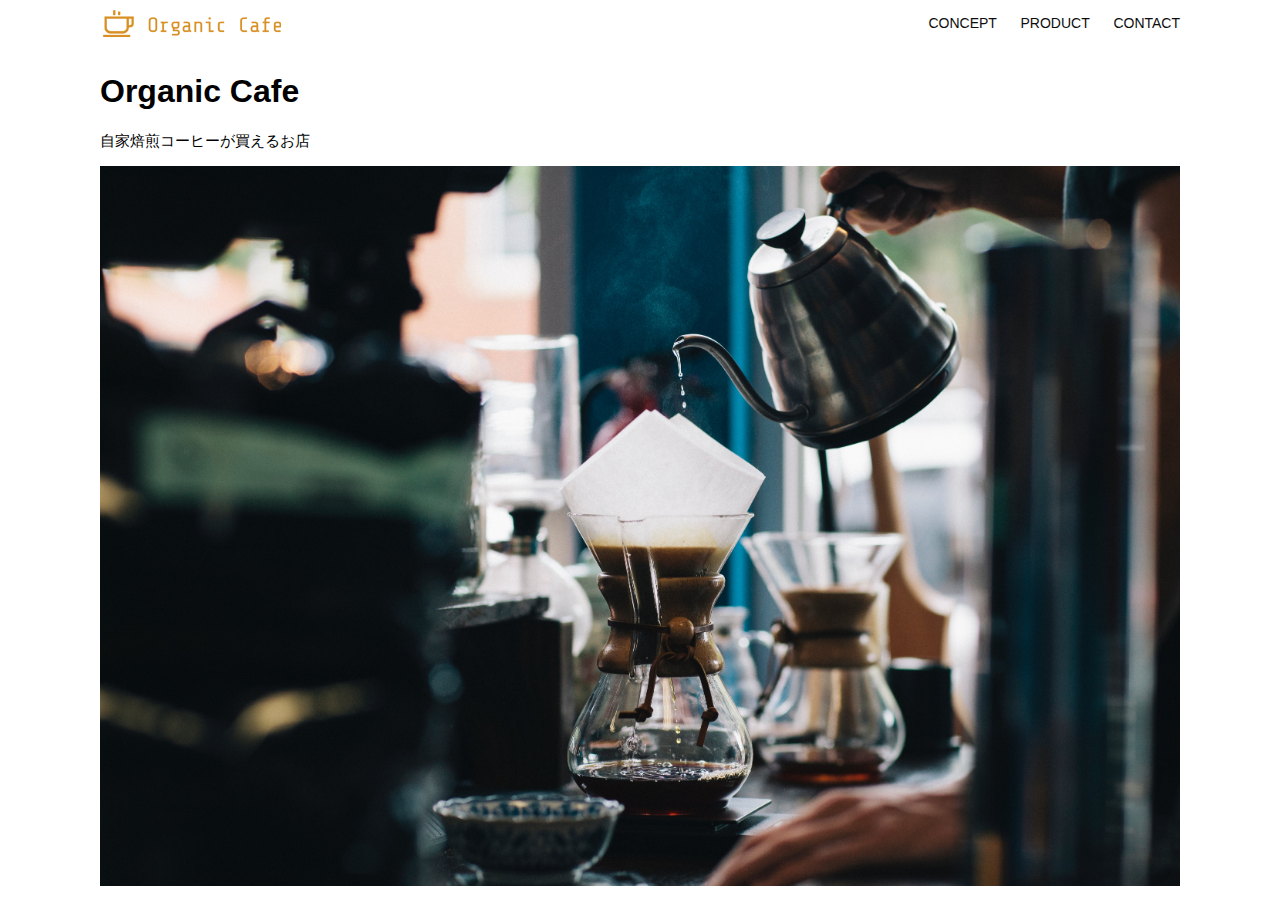
<file: html-css-kadai_013/index.html>
<!DOCTYPE html>
<html>
  <head>
    <title>Organic Cafe</title>
    <meta charset="UTF-8" />
    <meta name="description" content="自家焙煎のコーヒーがお家で楽しめるOrganic Cafe"/>
    <meta name="viewport" content="width=device-width, initial-scale=1.0" />
    <link rel="stylesheet" href="style.css" />
  </head>
  <body>
    <!-- ヘッダー -->
    <header>
      <!-- ロゴ -->
      <a href="index.html" id="logo"><img src="images/logo.png" alt="トップページに戻る"/></a>

      <!-- PC用ナビゲーション -->
      <nav id="nav-pc">
        <a href="index.html#concept">CONCEPT</a>
        <a href="index.html#product">PRODUCT</a>
        <a href="index.html#contact">CONTACT</a>
      </nav>

    <!-- スマホ用メニューボタン -->
    <img id="menu-sp" src="images/button-menu.png" alt="ナビゲーションを開く" onclick="document.getElementById('nav-sp').style.display = 'block'">

     <!-- スマホ用ナビゲーション -->
     <nav id="nav-sp">
       <ul>
         <li>
           <img id="close" src="images/button-close.png" alt="ナビゲーションを閉じる" onclick="document.getElementById('nav-sp').style.display = 'none'">
         </li>
         <li>
           <a id="logo-sp" href="index.html" onclick="document.getElementById('nav-sp').style.display = 'none'">
             <img src="images/logo-sp.png" alt="トップページに戻る">
           </a>
         </li>
         <li>
           <a class="menu" href="index.html#concept" onclick="document.getElementById('nav-sp').style.display = 'none'">CONCEPT</a>
         </li>
         <li>
           <a class="menu" href="index.html#product" onclick="document.getElementById('nav-sp').style.display = 'none'">PRODUCT</a>
         </li>
         <li><a class="menu" href="index.html#contact" onclick="document.getElementById('nav-sp').style.display = 'none'">CONTACT</a>
         </li>
       </ul>
     </nav>

    </header>

    <main>
      <article>
        <!-- メインビジュアル -->
        <section id="main-visual">
          <div id="main-message">
            <h1>Organic Cafe</h1>
            <p>自家焙煎コーヒーが買えるお店</p>
          </div>
          <img src="images/main-image.jpg" alt="コーヒーをハンドドリップで淹れる画像"/>
        </section>
      </article>
    </main>
  </body>
</html>
</file>
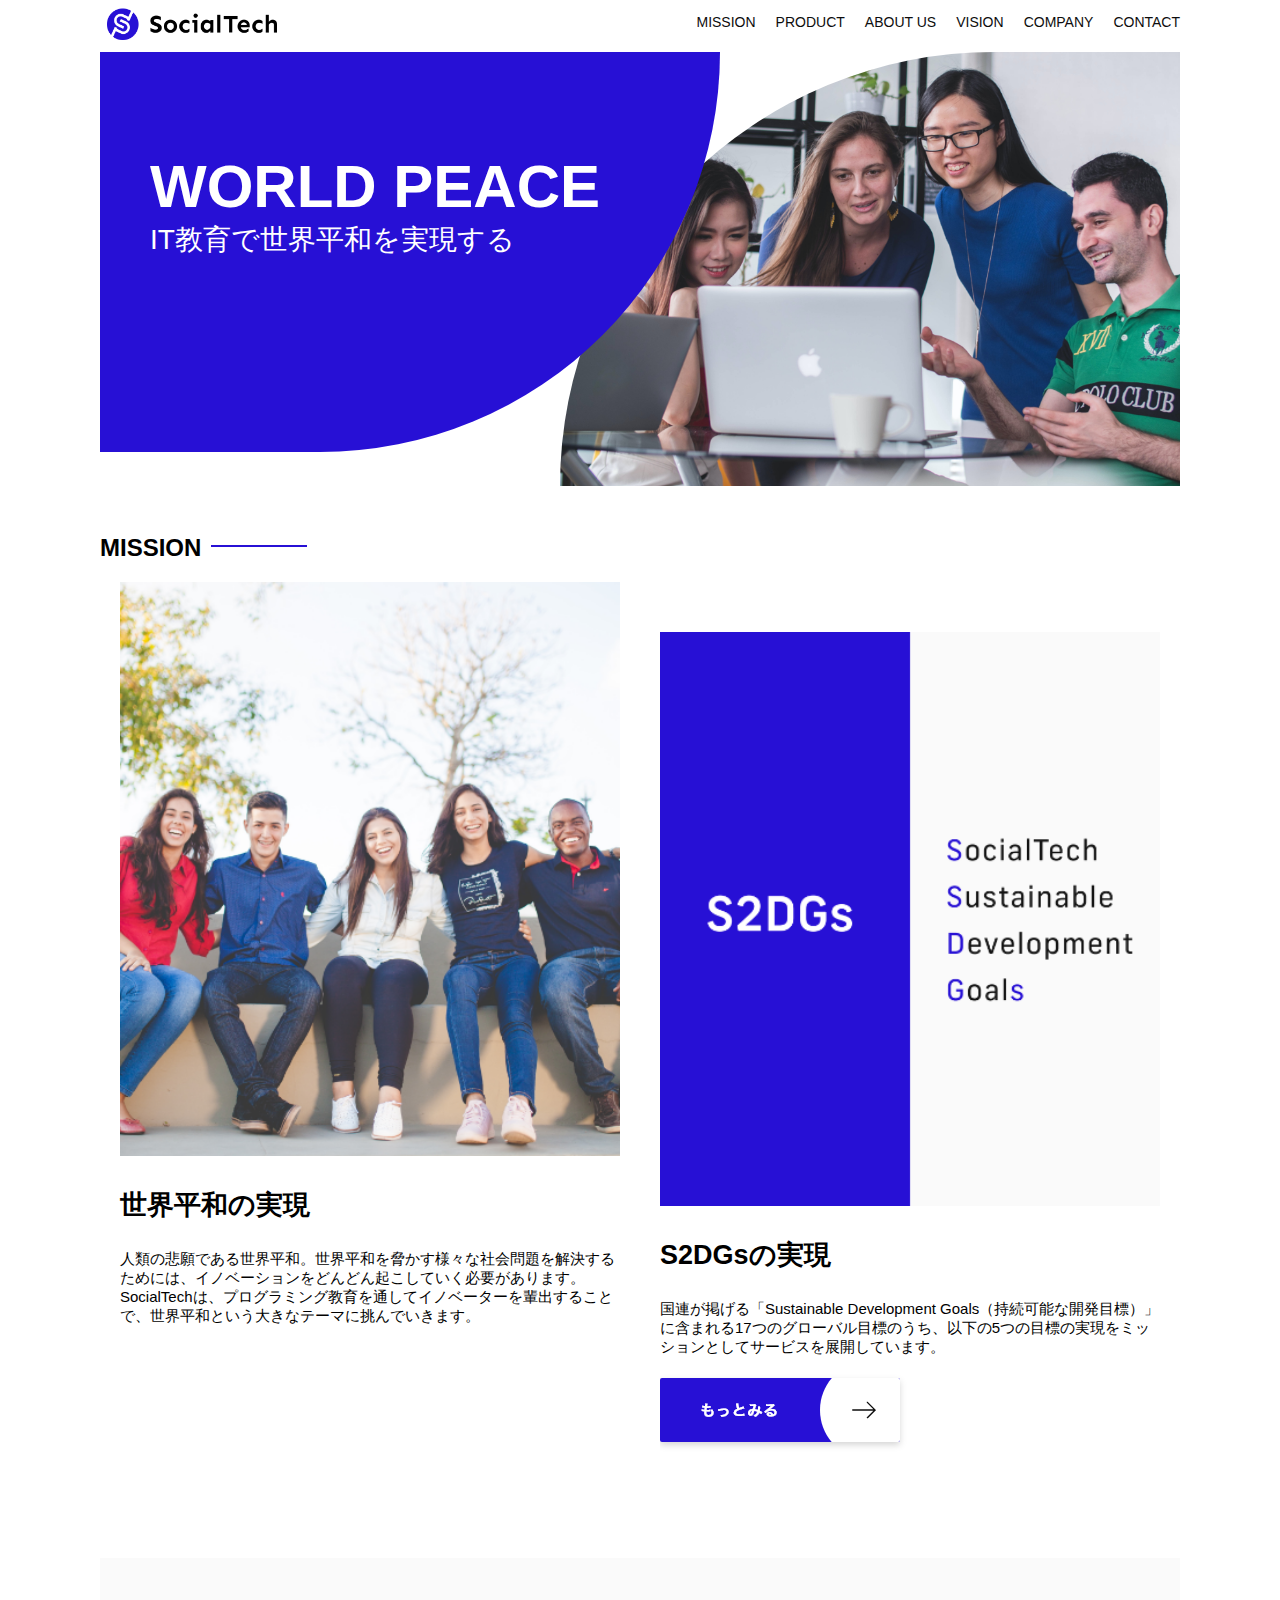
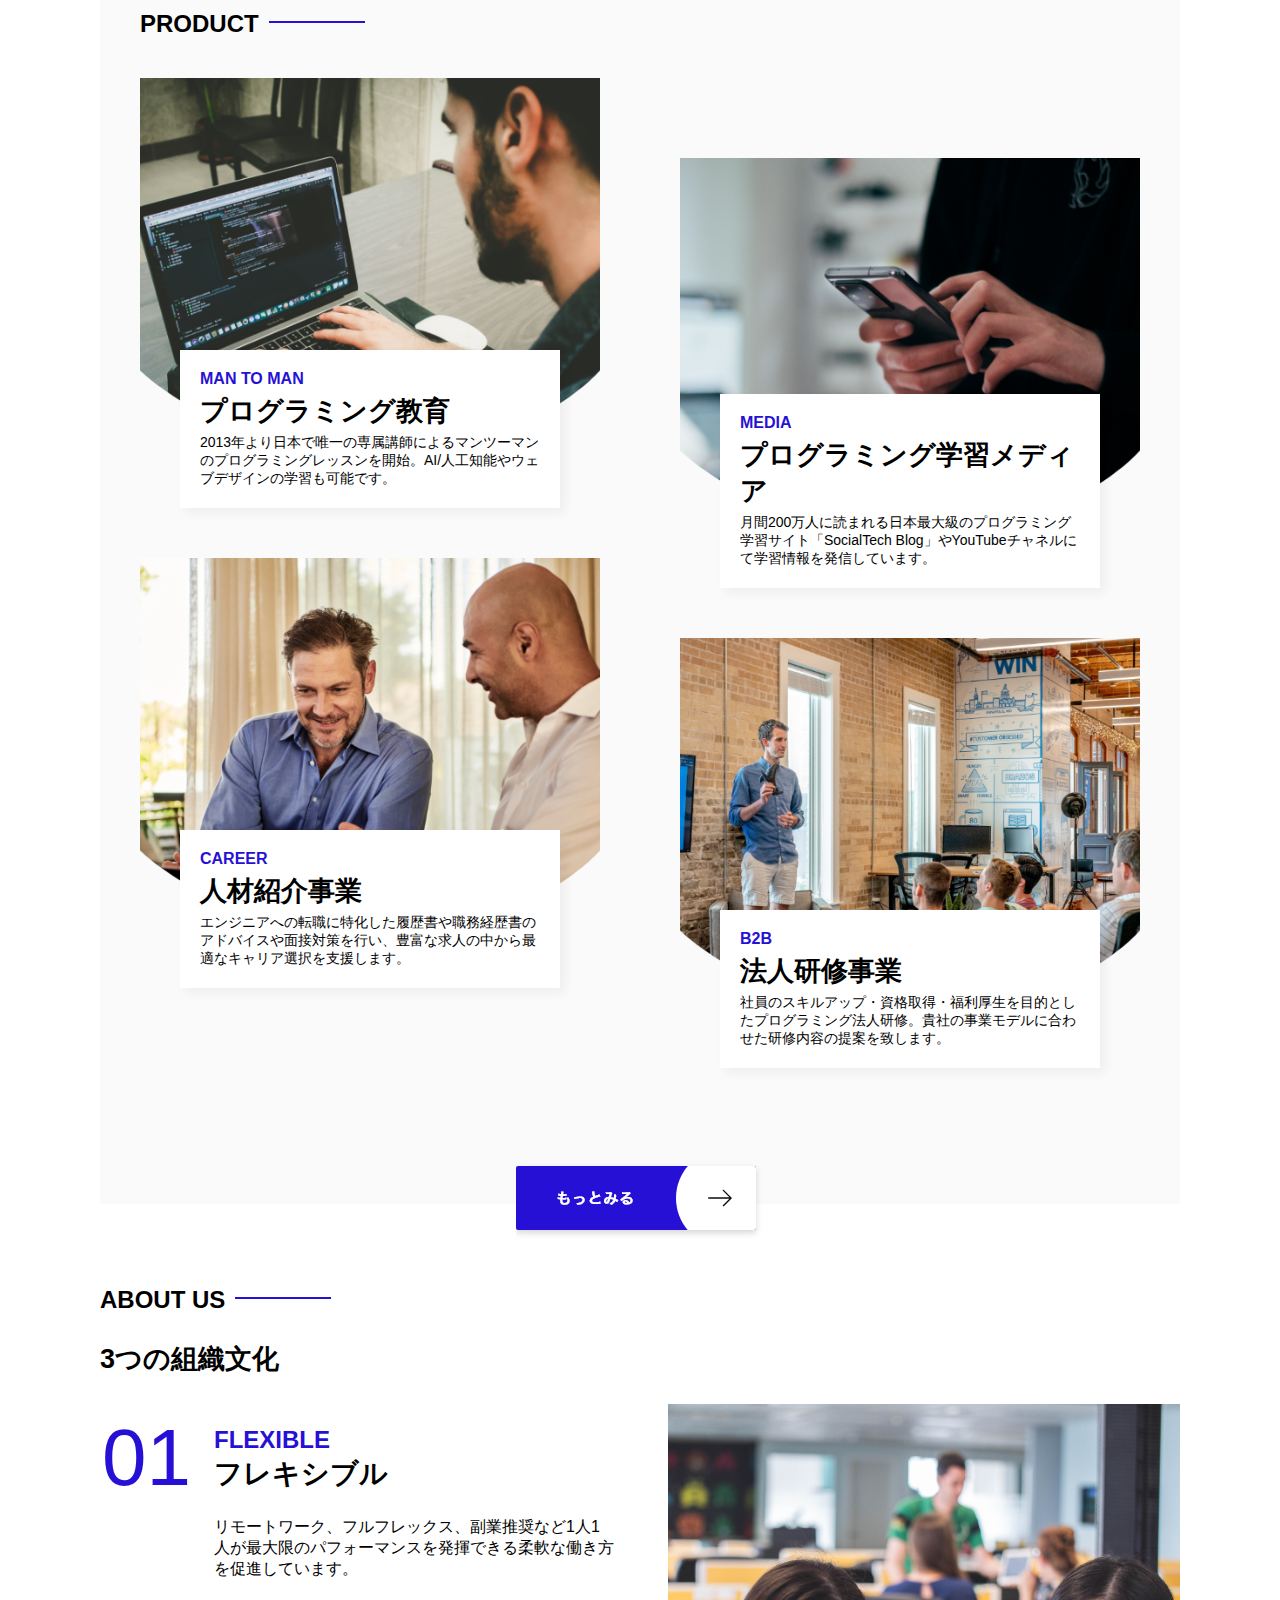
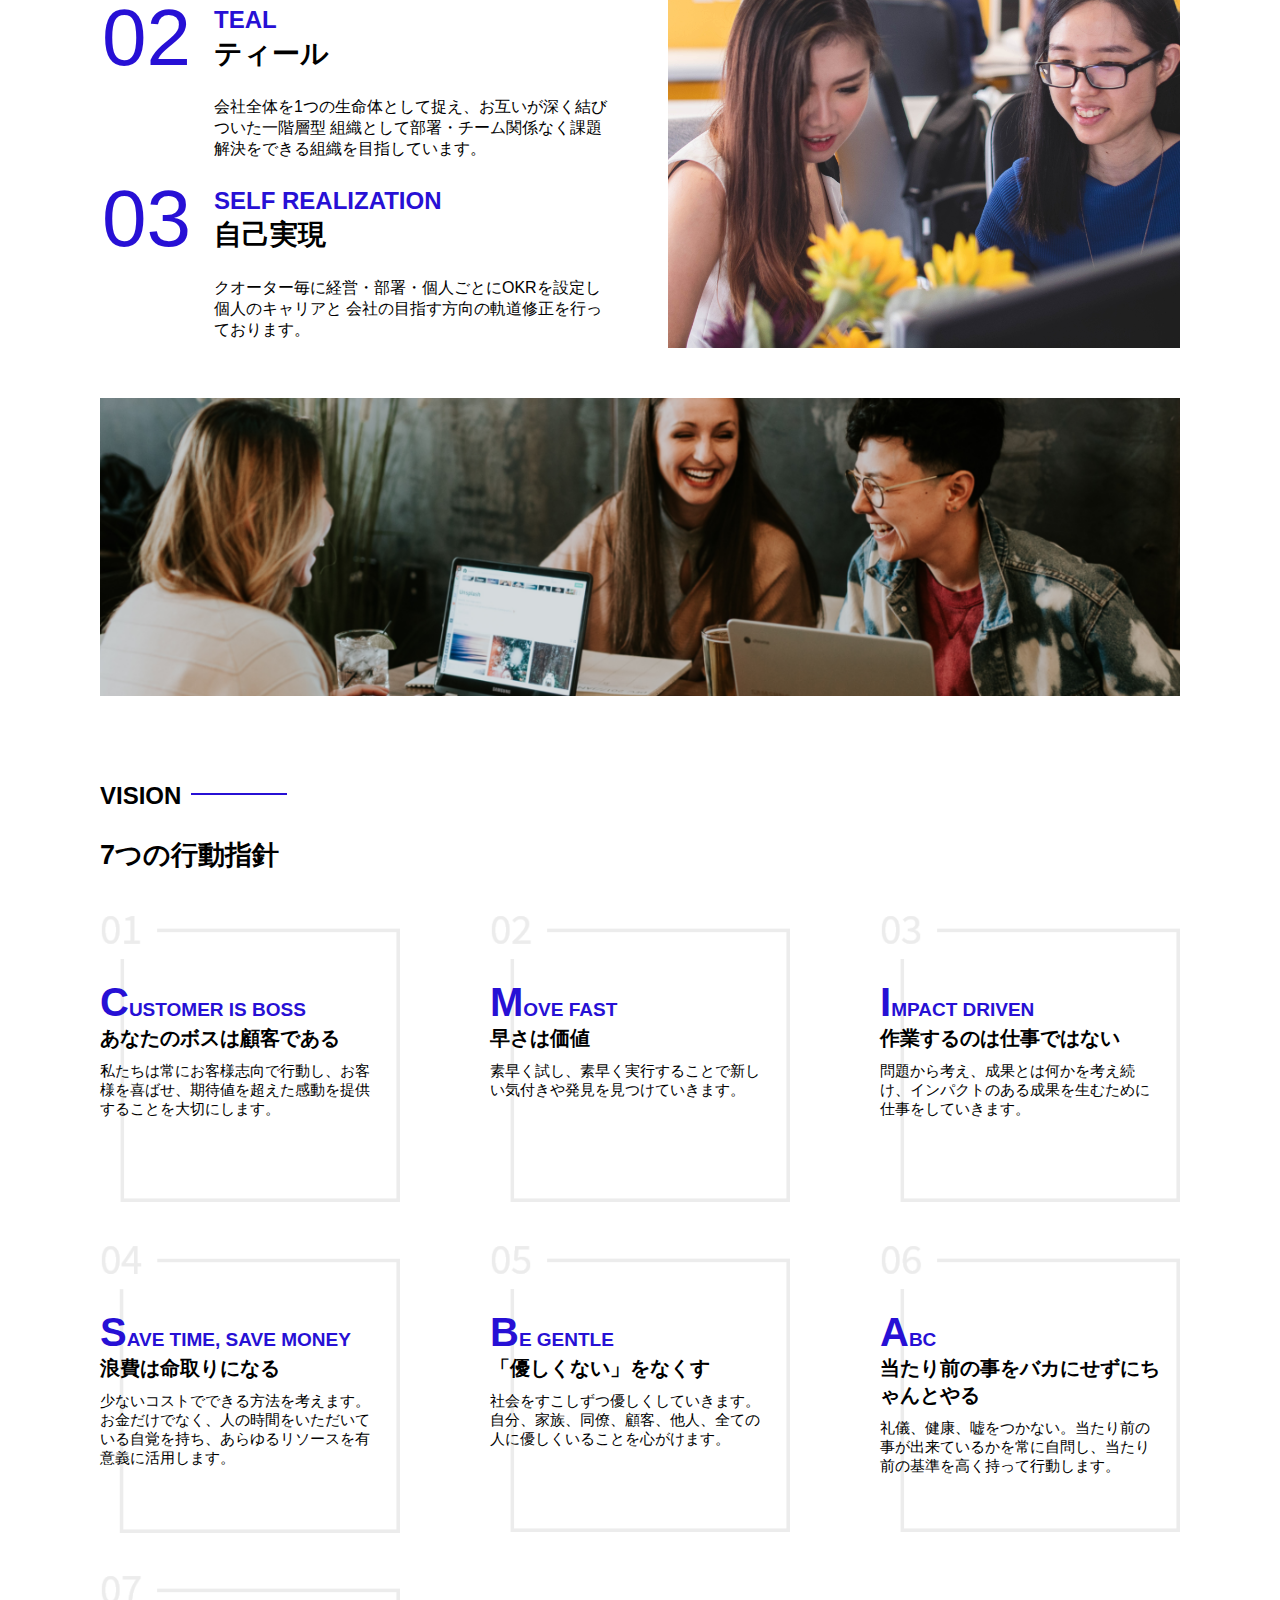
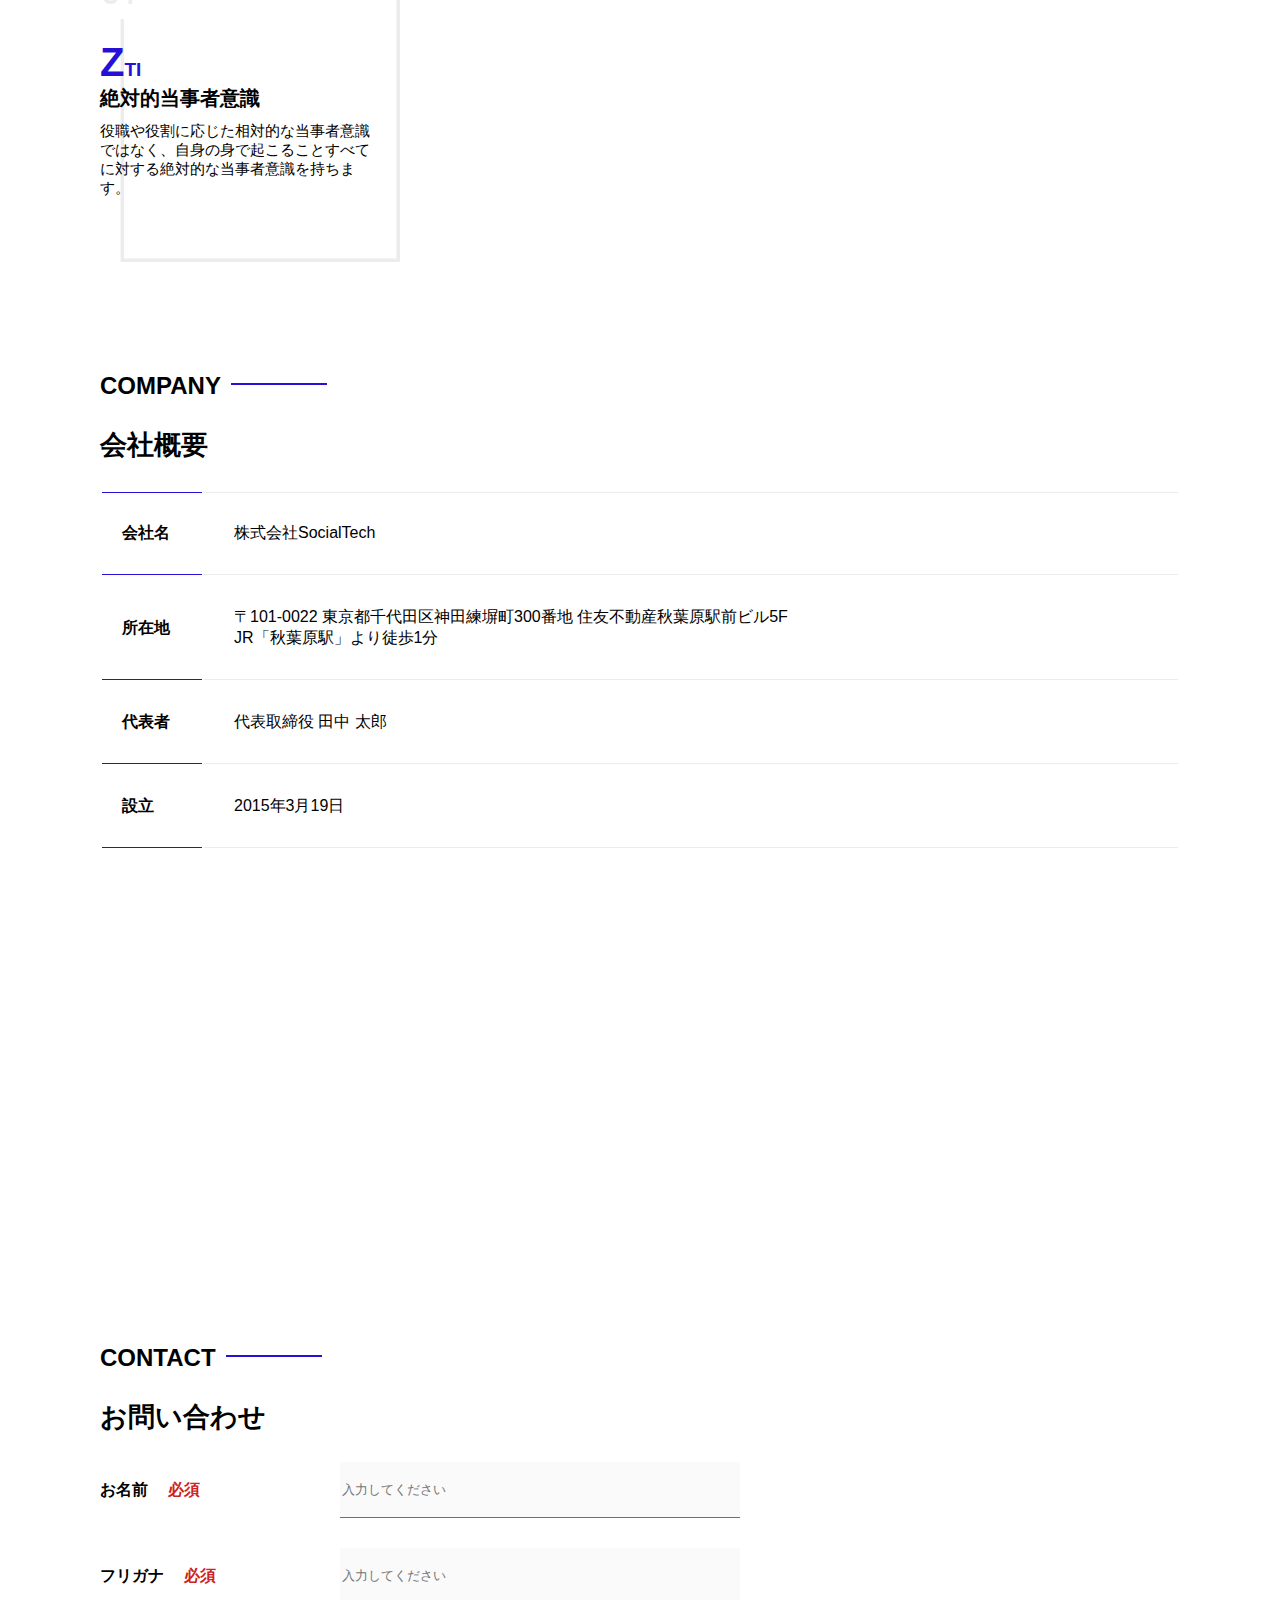
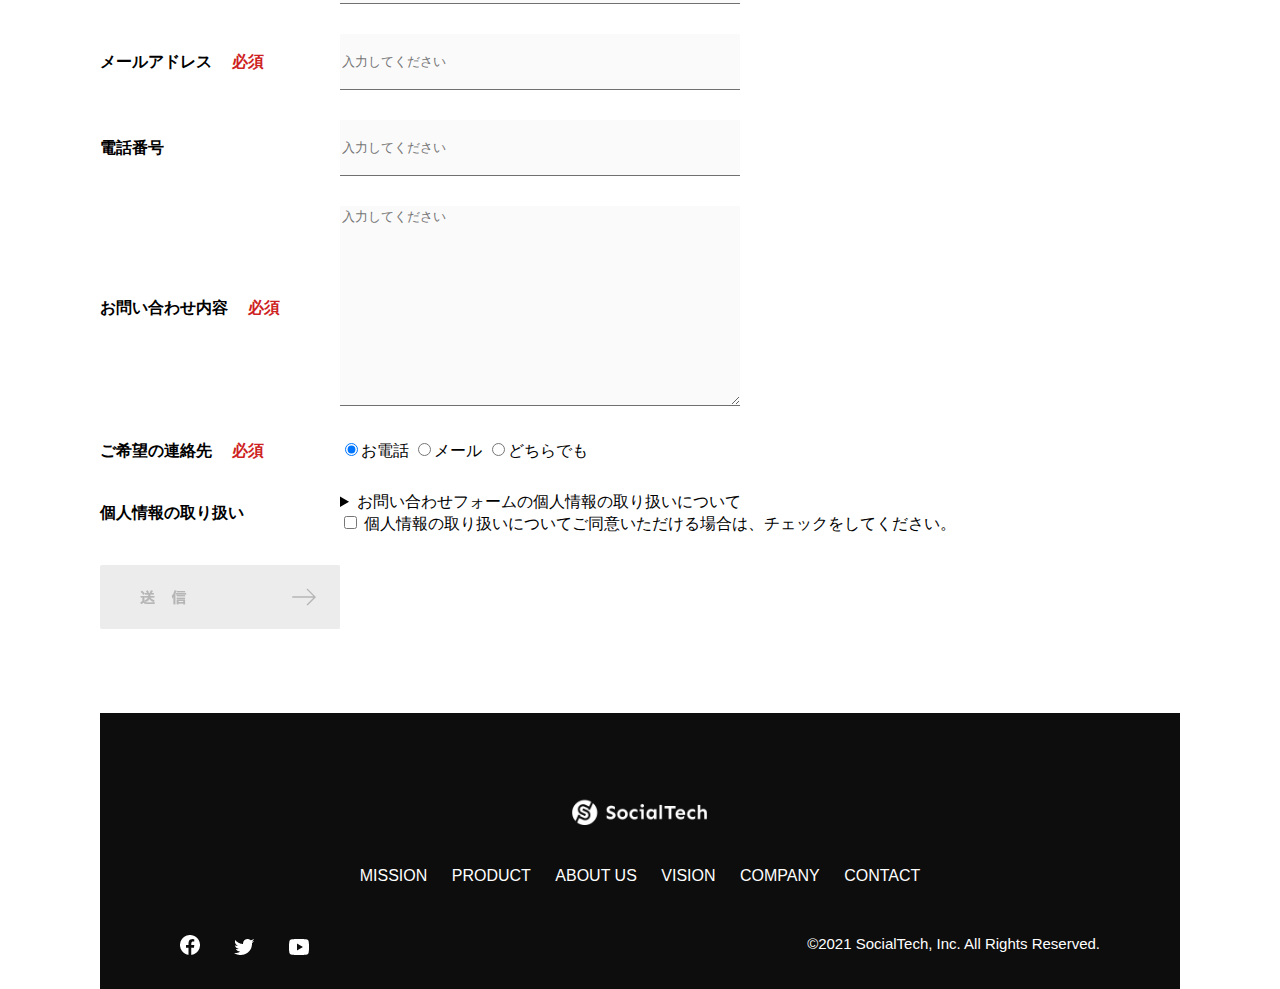
<file: kadai_tutorial_output/socialtech/index.html>
<!DOCTYPE html>
<html>
<head>
  <title>SociaTech</title>
  <meta charset="UTF-8">
  <meta name="description" content="SocialTechはEdTech業界のリーディングカンパニーを目指します。">
  <meta name="viewport" content="width=device-width, initial-scale=1.0">
   <link rel="stylesheet" href="style.css">
</head>
<body>
   <!-- ヘッダー -->
   <header>
    <!-- ロゴ -->
    <a href="index.html" id="logo"><img src="images/logo.png" alt="トップページに戻る"></a>

      <!-- PC用ナビゲーション -->
     <nav id="nav-pc">
        <ul>
         <li><a href="mission.html">MISSION</a></li>
         <li><a href="product.html">PRODUCT</a></li>
         <li><a href="index.html#aboutus">ABOUT US</a></li>
         <li><a href="index.html#vision">VISION</a></li>
         <li><a href="index.html#company">COMPANY</a></li>
         <li><a href="index.html#contact">CONTACT</a></li>
        </ul>
    </nav>
        <!-- スマホ用メニューボタン -->
        <button id="menu-sp" onclick="document.getElementById('nav-sp').style.display = 'block'">
          <img src="images/button-menu.png" alt="ナビゲーションを開く">
        </button>
                <!-- スマホ用ナビゲーション -->
                <div id="nav-sp">
                  <button id="close" onclick="document.getElementById('nav-sp').style.display = 'none'">
                    <img src="images/button-close.png" alt="ナビゲーションを閉じる">
                  </button>
          
                  <nav>
                    <ul>
                      <li>
                        <a id="logo-sp" href="index.html" onclick="document.getElementById('nav-sp').style.display = 'none'"><img src="images/logo-sp.png" alt="トップページに戻る"></a>
                      </li>
                      <li><a class="menu" href="mission.html" onclick="document.getElementById('nav-sp').style.display = 'none'">MISSION</a></li>
                      <li><a class="menu" href="product.html" onclick="document.getElementById('nav-sp').style.display = 'none'">PRODUCT</a></li>
                      <li><a class="menu" href="index.html#aboutus" onclick="document.getElementById('nav-sp').style.display = 'none'">ABOUT US</a></li>
                      <li><a class="menu" href="index.html#vision" onclick="document.getElementById('nav-sp').style.display = 'none'">VISION</a></li>
                      <li><a class="menu" href="index.html#company" onclick="document.getElementById('nav-sp').style.display = 'none'">COMPANY</a></li>
                      <li><a class="menu" href="index.html#contact" onclick="document.getElementById('nav-sp').style.display = 'none'">CONTACT</a></li>
                    </ul>
                  </nav>
                  <div id="sns">
                    <a href="https://www.facebook.com/sejuku2013">
                      <img src="images/button-facebook.png" alt="Facebookのリンク">
                    </a>
                    <a href="https://twitter.com/samuraijuku">
                      <img src="images/button-twitter.png" alt="Twitterのリンク">
                    </a>
                    <a href="https://www.youtube.com/channel/UCCFOQO5aDK0xXam4cUQXT8g">
                      <img src="images/button-youtube.png" alt="YouTubeのリンク">
                    </a>
                  </div>
                </div>
  </header>
  <main>
    <article>
      <!-- メインビジュアル -->
      <section id="main-visual">
        <div id="main-message">
            <h1>WORLD PEACE</h1>
            <p>IT教育で世界平和を実現する</p>
        </div>
        <img src="images/index/index-main.png" alt="PCの周りに集まる多国籍の仲間たち">
      </section>
      <!--ミッション-->
      <section id="mission">
        <h2 class="index-h2">MISSION</h2>
        <div id="mission-flex">
          <div>
             <img id="mission-photo" src="images/index/index-mission.png" alt="屋外のベンチで写真を撮影する多国籍の仲間たち">
             <h3>世界平和の実現</h3>
             <p>
               人類の悲願である世界平和。世界平和を脅かす様々な社会問題を解決するためには、イノベーションをどんどん起こしていく必要があります。SocialTechは、プログラミング教育を通してイノベーターを輩出することで、世界平和という大きなテーマに挑んでいきます。
             </p>
          </div>
          <div>
            <img id="s2dgs" src="images/index/s2dgs.png" alt="S2DGs">
            <h3>S2DGsの実現</h3>
            <p>国連が掲げる「Sustainable Development Goals（持続可能な開発目標）」に含まれる17つのグローバル目標のうち、以下の5つの目標の実現をミッションとしてサービスを展開しています。</p>
            <a href="mission.html">
              <img src="images/button-more.png" alt="もっとみる">
            </a>
         </div>
       </div>
     </section>
      <!-- プロダクト -->
      <section id="product">
        <h2 class="index-h2">PRODUCT</h2>
         <div class="product-flex">
          <div id="product-left">
            <div>
              <img class="product-photo" src="images/index/index-mantoman.png" alt="PCでコードを書く男性">
              <div class="product-explain">
                <span>MAN TO MAN</span>
                <h3>プログラミング教育</h3>
                <p>2013年より日本で唯一の専属講師によるマンツーマンのプログラミングレッスンを開始。AI/人工知能やウェブデザインの学習も可能です。</p>
              </div>
            </div>
            <div>
              <img class="product-photo" src="images/index/index-career.png" alt="笑顔で話し合う2人の男性">
              <div class="product-explain">
                <span>CAREER</span>
                <h3>人材紹介事業</h3>
                <p>エンジニアへの転職に特化した履歴書や職務経歴書のアドバイスや面接対策を行い、豊富な求人の中から最適なキャリア選択を支援します。</p>
              </div>
            </div>
        </div>
        <div id="product-right">
          <div>
            <img class="product-photo" src="images/index/index-media.png" alt="スマートフォンを操作する人">
            <div class="product-explain">
              <span>MEDIA</span>
              <h3>プログラミング学習メディア</h3>
              <p>月間200万人に読まれる日本最大級のプログラミング学習サイト「SocialTech Blog」やYouTubeチャネルにて学習情報を発信しています。</p>
            </div>
          </div>
          <div>
            <img class="product-photo" src="images/index/index-b2b.png" alt="講演中の男性とそれを聴く人々">
            <div class="product-explain">
              <span>B2B</span>
              <h3>法人研修事業</h3>
              <p>社員のスキルアップ・資格取得・福利厚生を目的としたプログラミング法人研修。貴社の事業モデルに合わせた研修内容の提案を致します。</p>
            </div>
          </div>
        </div>
      </div>
      <div id="product-more">
        <a href="product.html">
          <img src="images/button-more.png" alt="もっとみる">
        </a>
     </div>
   </section>
       <!---ABOUT US-->
       <section id="aboutus">
        <h2 class="index-h2">ABOUT US</h2>
        <h3>3つの組織文化</h3>
        <div>
          <table class="culture-table">
            <tr>
              <td class="culture-num">01</td>
              <th><span class="culture-en">FLEXIBLE</span><br>フレキシブル</th>
            </tr>
            <tr>
              <td>
                <!--空のセル-->
              </td>
              <td class="culture-description">リモートワーク、フルフレックス、副業推奨など1人1人が最大限のパフォーマンスを発揮できる柔軟な働き方を促進しています。</td>
            </tr>
            <tr>
              <td class="culture-num">02</td>
              <th><span class="culture-en">TEAL</span><br>ティール</th>
            </tr>
            <tr>
              <td>
                <!--空のセル-->
              </td>
              <td class="culture-description">会社全体を1つの生命体として捉え、お互いが深く結びついた一階層型 組織として部署・チーム関係なく課題解決をできる組織を目指しています。</td>
            </tr>
            <tr>
              <td class="culture-num">03</td>
              <th><span class="culture-en">SELF REALIZATION</span><br>自己実現</th>
            </tr>
            <tr>
              <td>
                <!--空のセル-->
              </td>
              <td class="culture-description">クオーター毎に経営・部署・個人ごとにOKRを設定し個人のキャリアと 会社の目指す方向の軌道修正を行っております。</td>
            </tr>
          </table>
          <img class="culture-img" src="images/index/index-aboutus1.png" alt="笑顔で話し合う2人の女性">
        </div>
         <img class="culture-img2" src="images/index/index-aboutus2.png" alt="笑顔で話し合う3人の男女">
      </section>
       <!-- VISION -->
       <section id="vision">
        <h2 class="index-h2">VISION</h2>
        <h3>7つの行動指針</h3>
        <div>
          <div class="vision-box">
            <img src="images/index/vision-01.png" alt="01">
            <div>
              <h4>CUSTOMER IS BOSS</h4>
              <h5>あなたのボスは顧客である</h5>
              <p>私たちは常にお客様志向で行動し、お客様を喜ばせ、期待値を超えた感動を提供することを大切にします。</p>
            </div>
          </div>
          <div class="vision-box">
            <img src="images/index/vision-02.png" alt="02">
            <div>
              <h4>MOVE FAST</h4>
              <h5>早さは価値</h5>
              <p>素早く試し、素早く実行することで新しい気付きや発見を見つけていきます。</p>
            </div>
          </div>
          <div class="vision-box">
            <img src="images/index/vision-03.png" alt="03">
            <div>
              <h4>IMPACT DRIVEN</h4>
              <h5>作業するのは仕事ではない</h5>
              <p>問題から考え、成果とは何かを考え続け、インパクトのある成果を生むために仕事をしていきます。</p>
            </div>
          </div>
          <div class="vision-box">
            <img src="images/index//vision-04.png" alt="04">
            <div>
              <h4>SAVE TIME, SAVE MONEY</h4>
              <h5>浪費は命取りになる</h5>
              <p>少ないコストでできる方法を考えます。お金だけでなく、人の時間をいただいている自覚を持ち、あらゆるリソースを有意義に活用します。</p>
            </div>
          </div>
          <div class="vision-box">
            <img src="images/index/vision-05.png" alt="05">
            <div>
              <h4>BE GENTLE</h4>
              <h5>「優しくない」をなくす</h5>
              <p>社会をすこしずつ優しくしていきます。自分、家族、同僚、顧客、他人、全ての人に優しくいることを心がけます。</p>
            </div>
          </div>
          <div class="vision-box">
            <img src="images/index/vision-06.png" alt="06">
            <div>
              <h4>ABC</h4>
              <h5>当たり前の事をバカにせずにちゃんとやる</h5>
              <p>礼儀、健康、嘘をつかない。当たり前の事が出来ているかを常に自問し、当たり前の基準を高く持って行動します。</p>
            </div>
          </div>
          <div class="vision-box">
            <img src="images/index/vision-07.png" alt="07">
            <div>
              <h4>ZTI</h4>
              <h5>絶対的当事者意識</h5>
              <p>役職や役割に応じた相対的な当事者意識ではなく、自身の身で起こることすべてに対する絶対的な当事者意識を持ちます。</p>
            </div>
          </div>
        </div>
      </section>
       <!-- COMPANY -->
       <section id="company">
        <h2 class="index-h2">COMPANY</h2>
        <h3>会社概要</h3>
        <table id="company-table">
          <tr>
            <th class="tableheader tableheader-first">会社名</th>
            <td class="cell cell-first">株式会社SocialTech</td>
          </tr>
          <tr>
            <th class="tableheader">所在地</th>
            <td class="cell">〒101-0022 東京都千代田区神田練塀町300番地 住友不動産秋葉原駅前ビル5F<br>JR「秋葉原駅」より徒歩1分</td>
          </tr>
          <tr>
            <th class="tableheader">代表者</th>
            <td class="cell">代表取締役 田中 太郎</td>
          </tr>
          <tr>
            <th class="tableheader">設立</th>
            <td class="cell">2015年3月19日</td>
          </tr>
        </table>
        <iframe 
        src="https://www.google.com/maps/embed?pb=!1m18!1m12!1m3!1d3240.0688551336807!2d139.7720776771055!3d35.69992317258124!2m3!1f0!2f0!3f0!3m2!1i1024!2i768!4f13.1!3m3!1m2!1s0x60188fee13660e23%3A0x77137876edf742ac!2z5L2P5Y-L5LiN5YuV55Sj56eL6JGJ5Y6f6aeF5YmN44OT44Or!5e0!3m2!1sja!2sjp!4v1704858013291!5m2!1sja!2sjp" 
        style="border: 0" allowfullscreen="" loading="lazy">
        </iframe>
      </section>
       <!-- お問い合わせフォーム -->
       <section id="contact">
        <h2 class="index-h2">CONTACT</h2>
        <h3>お問い合わせ</h3>
        <form>
          <div>
            <div class="contact-heading">
              <label class="contact-label">お名前<span class="contact-span">必須</span></label>
            </div>
            <div>
              <input type="text" name="name" placeholder="入力してください" class="contact-textbox">
            </div>
          </div>
          <div>
            <div class="contact-heading">
              <label class="contact-label">フリガナ<span class="contact-span">必須</span></label>
            </div>
            <div>
              <input type="text" name="hurigana" placeholder="入力してください" class="contact-textbox">
            </div>
          </div>
          <div>
            <div class="contact-heading">
              <label class="contact-label">メールアドレス<span class="contact-span">必須</span></label>
            </div>
            <div>
              <input type="text" name="email" placeholder="入力してください" class="contact-textbox">
            </div>
          </div>
          <div>
            <div class="contact-heading">
              <label class="contact-label">電話番号</label>
            </div>
            <div>
              <input type="text" name="tel" placeholder="入力してください" class="contact-textbox">
            </div>
          </div>
          <div>
            <div class="contact-heading">
              <label class="contact-label">お問い合わせ内容<span class="contact-span">必須</span></label>
            </div>
            <div>
              <textarea class="contact-textarea" placeholder="入力してください" name="message"></textarea>
            </div>
          </div>
          <div>
            <div class="contact-heading">
              <label class="contact-label">ご希望の連絡先<span class="contact-span">必須</span></label>
            </div>
            <div>
              <input class="radiobutton" type="radio" value="tel" name="contact" checked><label>お電話</label>
              <input class="radiobutton" type="radio" value="mail" name="contact"><label>メール</label>
              <input class="radiobutton" type="radio" value="both" name="contact"><label>どちらでも</label>
            </div>
          </div>
          <div>
            <div class="contact-heading">
              <label class="contact-label">個人情報の取り扱い</label>
            </div>
            <div>
              <details>
                <summary>お問い合わせフォームの個人情報の取り扱いについて</summary>
                <div>
                  <dl>
                    <dt>１．組織の名称又は氏名</dt>
                    <dd>株式会社SocialTech</dd>
                    <dt>２．個人情報保護管理者（若しくはその代理人）の氏名又は職名、所属及び連絡先</dt>
                    <dd>
                      <p>鈴木 一郎 コーポレート部</p>
                      <p>メールアドレス：samurai@example.com</p>
                      <p>TEL：03-1234-5678</p>
                    </dd>
                    <dt>３．個人情報の利用目的</dt>
                    <dd>
                      <ul>
                        <li>本サービス及び本サービスに関連する情報の提供又はそれらに関する連絡のため</li>
                        <li>ユーザーの本人確認のため</li>
                        <li>当社サービスのご案内のため</li>
                        <li>当社の商品等の広告または宣伝（電子メールによるものを含むものとします。）</li>
                      </ul>
                    </dd>
                    <dt>４．個人情報の取り扱い業務の委託</dt>
                    <dd>個人情報の取扱業務の全部または一部を外部に業務委託する場合があります。その際、弊社は、個人情報を適切に保護できる管理体制を敷き実行していることを条件として委託先を厳選したうえで、機密保持契約を委託先と締結し、お客様の個人情報を厳密に管理させます。</dd>
                    <dt>５．個人情報の開示等の請求</dt>
                    <dd>
                      お客様は、弊社に対してご自身の個人情報の開示等（利用目的の通知、開示、内容の訂正・追加・削除、利用の停止または消去、第三者への提供の停止）に関して、当社問合わせ窓口に申し出ることができます。<br>
                      その際、弊社はお客様ご本人を確認させていただいたうえで、合理的な期間内に対応いたします。<br>
                      なお、個人情報に関する弊社問合わせ先は、次の通りです。
                    </dd>
                    <dd>
                      <p>株式会社SocialTech　個人情報問合せ窓口</p>
                      <p>〒150-0043　東京都千代田区神田練塀町300番地 住友不動産秋葉原駅前ビル5F</p>
                      <p>メールアドレス：samurai@example.com　TEL：03-1234-5678</p>
                    </dd>

                    <dt>６．個人情報を提供されることの任意性について</dt>
                    <dd>お客様がご自身の個人情報を弊社に提供されるか否かは、お客様のご判断によりますが、もしご提供されない場合には、適切なサービスが提供できない場合がありますので予めご了承ください。</dd>
                  </dl>
                </div>
              </details>
              <input type="checkbox" name="agree">
              <span>個人情報の取り扱いについてご同意いただける場合は、チェックをしてください。</span>
            </div>
          </div>
          <input type="image" src="images/button-submit.png" alt="送信する">
        </form>
      </section>
   </article>
 </main>

 <footer>
  <div id="footer-logo">
    <img src="images/logo-sp.png" alt="SocialTech">
  </div>
   <div id="footer-link">
    <a href="mission.html">MISSION</a>
    <a href="product.html">PRODUCT</a>
    <a href="index.html#aboutus">ABOUT US</a>
    <a href="index.html#vision">VISION</a>
    <a href="index.html#company">COMPANY</a>
    <a href="index.html#contact">CONTACT</a>
  </div>
  <div id="sns-footer">
    <div class="sns-btns">
      <a href="https://www.facebook.com/sejuku2013"><img src="images/button-facebook.png" alt="Facebookのリンク"></a>
      <a href="https://twitter.com/samuraijuku"><img src="images/button-twitter.png" alt="Twitterのリンク"></a>
      <a href="https://www.youtube.com/channel/UCCFOQO5aDK0xXam4cUQXT8g"><img src="images/button-youtube.png" alt="YouTubeのリンク"></a>
    </div>
    <p id="copyright">&copy;2021 SocialTech, Inc. All Rights Reserved.</p>
  </div>
</footer>

</body>

</html>
</file>
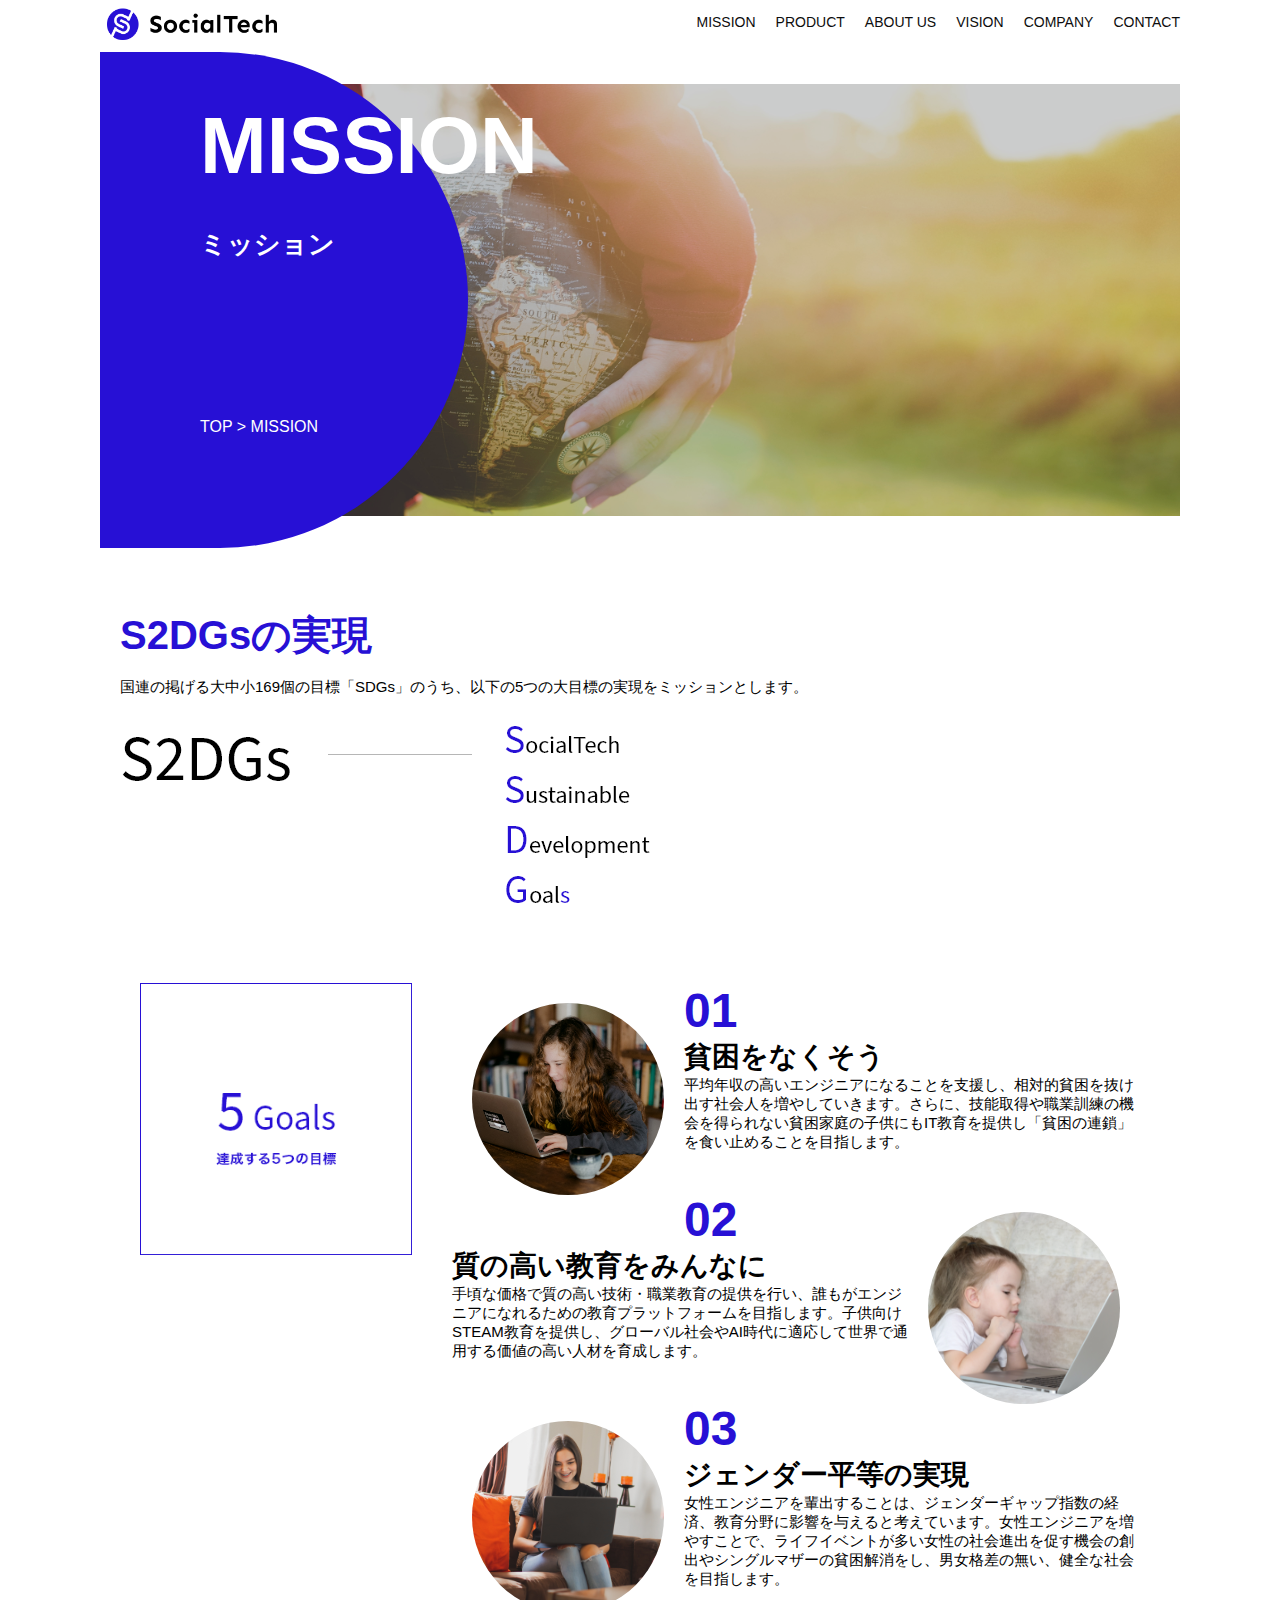
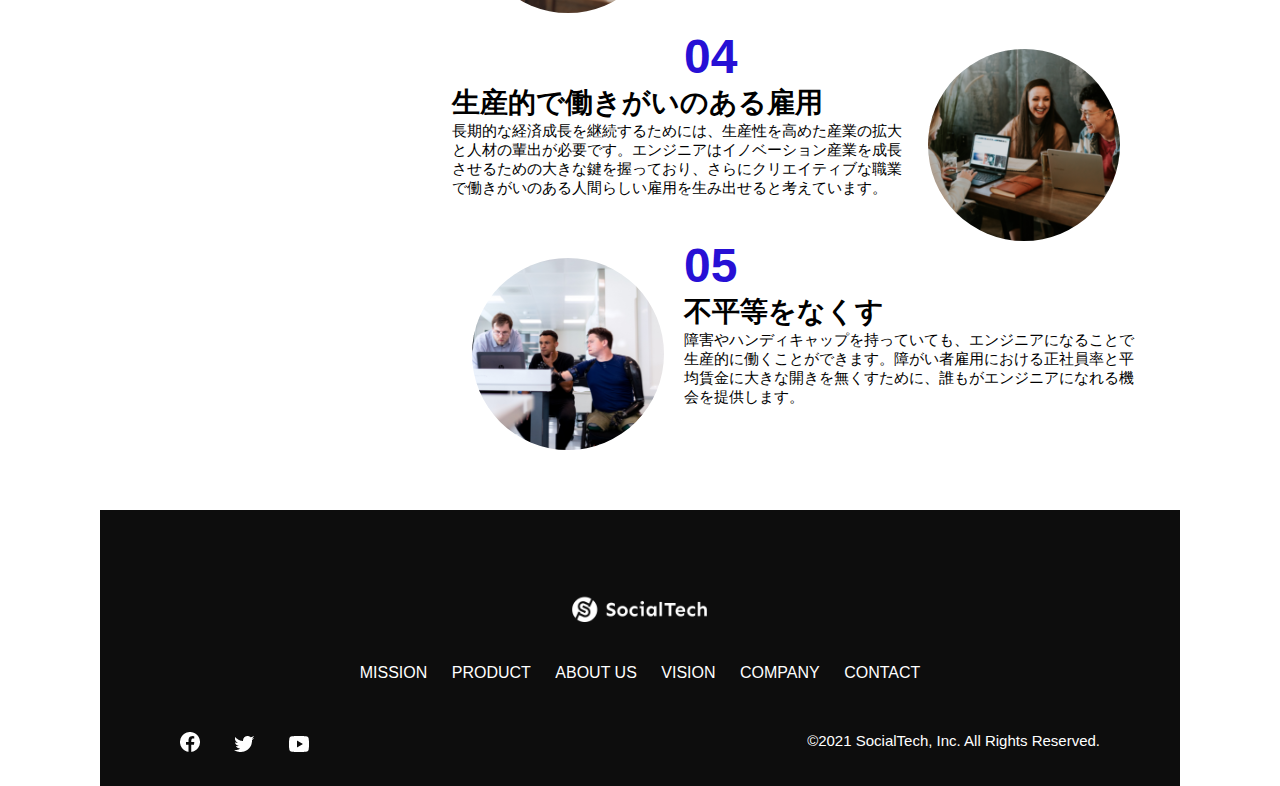
<file: kadai_tutorial_output/socialtech/mission.html>
<!DOCTYPE html>
<html>
<head>
   <title></title>
   <title>SocialTech - MISSION ミッション -</title>
  <meta charset="UTF-8">
   <meta name="description" content="">
   <meta name="description" content="SocialTechが目指す5つの目標（S2DGs）を紹介します">
  <meta name="viewport" content="width=device-width, initial-scale=1.0">
  <link rel="stylesheet" href="style.css">
</head>
  
    <body>
      <!-- ヘッダー -->
      <header>
        <!-- ロゴ -->
        <a href="index.html" id="logo">
          <img src="images/logo.png" alt="トップページに戻る">
        </a>
  
        <!-- PC用ナビゲーション -->
        <nav id="nav-pc">
          <ul>
            <li><a href="mission.html">MISSION</a></li>
            <li><a href="product.html">PRODUCT</a></li>
            <li><a href="index.html#aboutus">ABOUT US</a></li>
            <li><a href="index.html#vision">VISION</a></li>
            <li><a href="index.html#company">COMPANY</a></li>
            <li><a href="index.html#contact">CONTACT</a></li>
          </ul>
        </nav>
  
        <!-- スマホ用メニューボタン -->
        <button id="menu-sp" onclick="document.getElementById('nav-sp').style.display = 'block'">
          <img src="images/button-menu.png" alt="ナビゲーションを開く">
        </button>
  
        <!-- スマホ用ナビゲーション -->
        <div id="nav-sp">
          <button id="close" onclick="document.getElementById('nav-sp').style.display = 'none'">
            <img src="images/button-close.png" alt="ナビゲーションを閉じる">
          </button>
  
          <nav>
            <ul>
              <li>
                <a id="logo-sp" href="index.html" onclick="document.getElementById('nav-sp').style.display = 'none'"><img src="images/logo-sp.png" alt="トップページに戻る"></a>
              </li>
              <li><a class="menu" href="mission.html" onclick="document.getElementById('nav-sp').style.display = 'none'">MISSION</a></li>
              <li><a class="menu" href="product.html" onclick="document.getElementById('nav-sp').style.display = 'none'">PRODUCT</a></li>
              <li><a class="menu" href="index.html#aboutus" onclick="document.getElementById('nav-sp').style.display = 'none'">ABOUT US</a></li>
              <li><a class="menu" href="index.html#vision" onclick="document.getElementById('nav-sp').style.display = 'none'">VISION</a></li>
              <li><a class="menu" href="index.html#company" onclick="document.getElementById('nav-sp').style.display = 'none'">COMPANY</a></li>
              <li><a class="menu" href="index.html#contact" onclick="document.getElementById('nav-sp').style.display = 'none'">CONTACT</a></li>
            </ul>
          </nav>
          <div id="sns">
            <a href="https://www.facebook.com/sejuku2013">
              <img src="images/button-facebook.png" alt="Facebookのリンク">
            </a>
            <a href="https://twitter.com/samuraijuku">
              <img src="images/button-twitter.png" alt="Twitterのリンク">
            </a>
            <a href="https://www.youtube.com/channel/UCCFOQO5aDK0xXam4cUQXT8g">
              <img src="images/button-youtube.png" alt="YouTubeのリンク">
            </a>
          </div>
        </div>
      </header>
  
      <main>
        <article>
            <section id="mission-main">
                <div class="mission-main-inner">
                  <div id="mission-title">
                    <h1>MISSION<br><span>ミッション</span></h1>
                    <p>TOP > MISSION</p>
                  </div>
                </div>
              </section>

              <section id="mission-s2dgs">
                <h2 class="mission-h2">S2DGsの実現</h2>
                <p>国連の掲げる大中小169個の目標「SDGs」のうち、以下の5つの大目標の実現をミッションとします。</p>
                <img src="images/mission/mission-s2dgs.png" alt="S2DGs">
              </section>

              <section id="mission-five-goals">
                <div class="five-goals-image">
                  <img src="images/mission/mission-5goals.png" alt="5Goals">
                </div>
                <div class="five-goals-read">
                    <div>
                      <img class="fivegoals-image-left" src="images/mission/mission-5goals01.png" alt="PCを操作する女の子">
                      <span class="fivegoals-number">01</span>
                      <h3 class="fivegoals-h3">貧困をなくそう</h3>
                      <p class="fivegoals-p">平均年収の高いエンジニアになることを支援し、相対的貧困を抜け出す社会人を増やしていきます。さらに、技能取得や職業訓練の機会を得られない貧困家庭の子供にもIT教育を提供し「貧困の連鎖」を食い止めることを目指します。</p>
                    </div>
                    <div>
                      <img class="fivegoals-image-right" src="images/mission/mission-5goals02.png" alt="PCを見つめる小さい女の子">
                      <span class="fivegoals-number">02</span>
                      <h3 class="fivegoals-h3">質の高い教育をみんなに</h3>
                      <p class="fivegoals-p">手頃な価格で質の高い技術・職業教育の提供を行い、誰もがエンジニアになれるための教育プラットフォームを目指します。子供向けSTEAM教育を提供し、グローバル社会やAI時代に適応して世界で通用する価値の高い人材を育成します。</p>
                    </div>
                    <div>
                      <img class="fivegoals-image-left" src="images/mission/mission-5goals03.png" alt="PCを操作する女性">
        
                      <span class="fivegoals-number">03</span>
                      <h3 class="fivegoals-h3">ジェンダー平等の実現</h3>
                      <p class="fivegoals-p">女性エンジニアを輩出することは、ジェンダーギャップ指数の経済、教育分野に影響を与えると考えています。女性エンジニアを増やすことで、ライフイベントが多い女性の社会進出を促す機会の創出やシングルマザーの貧困解消をし、男女格差の無い、健全な社会を目指します。</p>
                    </div>
                    <div>
                      <img class="fivegoals-image-right" src="images/mission/mission-5goals04.png" alt="笑顔で話し合う3人の男女">
                      <span class="fivegoals-number">04</span>
                      <h3 class="fivegoals-h3">生産的で働きがいのある雇用</h3>
                      <p class="fivegoals-p">長期的な経済成長を継続するためには、生産性を高めた産業の拡大と人材の輩出が必要です。エンジニアはイノベーション産業を成長させるための大きな鍵を握っており、さらにクリエイティブな職業で働きがいのある人間らしい雇用を生み出せると考えています。</p>
                    </div>
                    <div>
                      <img class="fivegoals-image-left" src="images/mission/mission-5goals05.png" alt="障害を持つ男性が生き生きと働く様子">
                      <span class="fivegoals-number">05</span>
                      <h3 class="fivegoals-h3">不平等をなくす</h3>
                      <p class="fivegoals-p">障害やハンディキャップを持っていても、エンジニアになることで生産的に働くことができます。障がい者雇用における正社員率と平均賃金に大きな開きを無くすために、誰もがエンジニアになれる機会を提供します。</p>
                    </div>
                  </div>
                </section>
                
        </article>
      </main>
  
      <footer>
        <div id="footer-logo">
          <img src="images/logo-sp.png" alt="SocialTech">
        </div>
        <div id="footer-link">
          <a href="mission.html">MISSION</a>
          <a href="product.html">PRODUCT</a>
          <a href="index.html#aboutus">ABOUT US</a>
          <a href="index.html#vision">VISION</a>
          <a href="index.html#company">COMPANY</a>
          <a href="index.html#contact">CONTACT</a>
        </div>
        <div id="sns-footer">
          <div class="sns-btns">
            <a href="https://www.facebook.com/sejuku2013"><img src="images/button-facebook.png" alt="Facebookのリンク"></a>
            <a href="https://twitter.com/samuraijuku"><img src="images/button-twitter.png" alt="Twitterのリンク"></a>
            <a href="https://www.youtube.com/channel/UCCFOQO5aDK0xXam4cUQXT8g"><img src="images/button-youtube.png" alt="YouTubeのリンク"></a>
          </div>
          <p id="copyright">&copy;2021 SocialTech, Inc. All Rights Reserved.</p>
        </div>
      </footer>
  
    </body>
  </html>
</file>
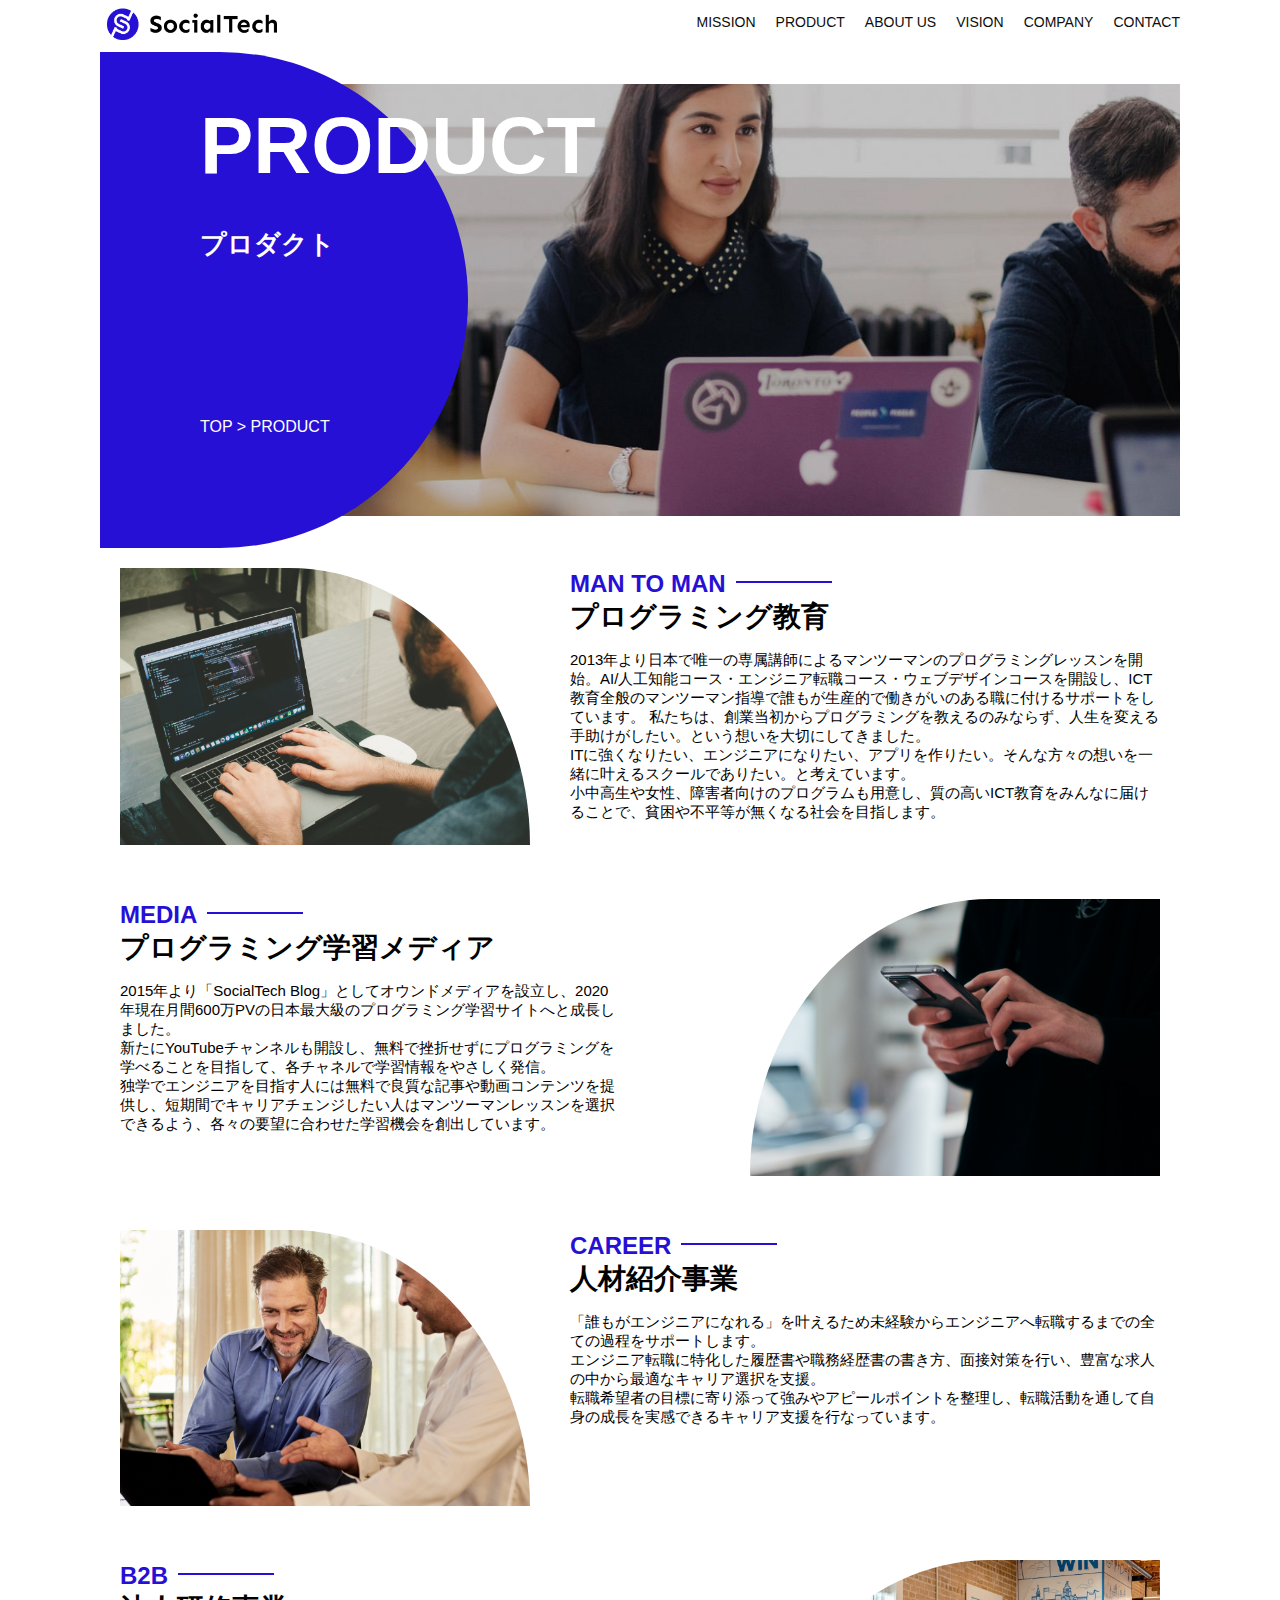
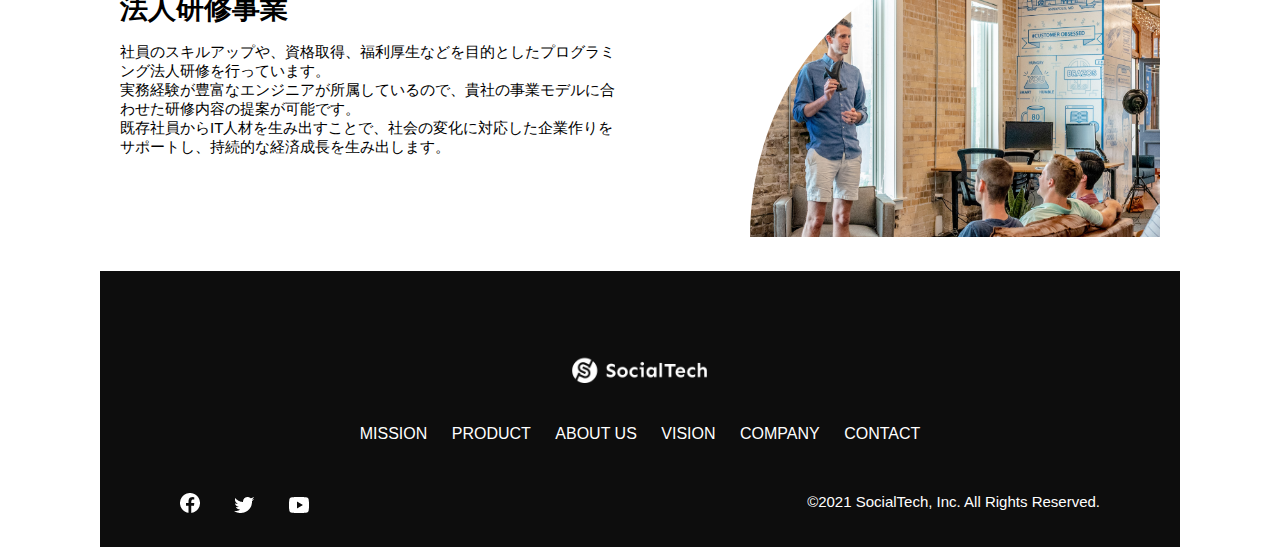
<file: kadai_tutorial_output/socialtech/product.html>
<!DOCTYPE html>
<html>
<head>
   <title></title>
   <title>SocialTech -PRODUCT プロダクト-</title>
  <meta charset="utf-8">
   <meta name="description" content="">
   <meta name="description" content="SocialTechの4つのプロダクトを紹介します">
  <meta name="viewport" content="width=device-width, initial-scale=1.0">
  <link rel="stylesheet" href="style.css">
</head>

  <body>
    <!-- ヘッダー -->
    <header>
      <!-- ロゴ -->
      <a href="index.html" id="logo">
        <img src="images/logo.png" alt="トップページに戻る">
      </a>

      <!-- PC用ナビゲーション -->
      <nav id="nav-pc">
        <ul>
          <li><a href="mission.html">MISSION</a></li>
          <li><a href="product.html">PRODUCT</a></li>
          <li><a href="index.html#aboutus">ABOUT US</a></li>
          <li><a href="index.html#vision">VISION</a></li>
          <li><a href="index.html#company">COMPANY</a></li>
          <li><a href="index.html#contact">CONTACT</a></li>
        </ul>
      </nav>

      <!-- スマホ用メニューボタン -->
      <button id="menu-sp" onclick="document.getElementById('nav-sp').style.display = 'block'">
        <img src="images/button-menu.png" alt="ナビゲーションを開く">
      </button>

      <!-- スマホ用ナビゲーション -->
      <div id="nav-sp">
        <button id="close" onclick="document.getElementById('nav-sp').style.display = 'none'">
          <img src="images/button-close.png" alt="ナビゲーションを閉じる">
        </button>

        <nav>
          <ul>
            <li>
              <a id="logo-sp" href="index.html" onclick="document.getElementById('nav-sp').style.display = 'none'"><img src="images/logo-sp.png" alt="トップページに戻る"></a>
            </li>
            <li><a class="menu" href="mission.html" onclick="document.getElementById('nav-sp').style.display = 'none'">MISSION</a></li>
            <li><a class="menu" href="product.html" onclick="document.getElementById('nav-sp').style.display = 'none'">PRODUCT</a></li>
            <li><a class="menu" href="index.html#aboutus" onclick="document.getElementById('nav-sp').style.display = 'none'">ABOUT US</a></li>
            <li><a class="menu" href="index.html#vision" onclick="document.getElementById('nav-sp').style.display = 'none'">VISION</a></li>
            <li><a class="menu" href="index.html#company" onclick="document.getElementById('nav-sp').style.display = 'none'">COMPANY</a></li>
            <li><a class="menu" href="index.html#contact" onclick="document.getElementById('nav-sp').style.display = 'none'">CONTACT</a></li>
          </ul>
        </nav>
        <div id="sns">
          <a href="https://www.facebook.com/sejuku2013">
            <img src="images/button-facebook.png" alt="Facebookのリンク">
          </a>
          <a href="https://twitter.com/samuraijuku">
            <img src="images/button-twitter.png" alt="Twitterのリンク">
          </a>
          <a href="https://www.youtube.com/channel/UCCFOQO5aDK0xXam4cUQXT8g">
            <img src="images/button-youtube.png" alt="YouTubeのリンク">
          </a>
        </div>
      </div>
    </header>

    <main>
      <article>
        <section id="product-main">
            <div class="product-main-inner">
              <div id="product-title">
                <h1>PRODUCT<br><span>プロダクト</span></h1>
                <p>TOP > PRODUCT</p>
              </div>
            </div>
          </section>

          <section class="product-section product-section-left">
            <div class="product-section-img">
              <img src="images/product/product-mantoman.png" alt="PCでコードを書く男性">
            </div>
            <div class="product-read">
              <h2 class="product-h2">MAN TO MAN</h2>
              <h3 class="product-h3">プログラミング教育</h3>
              <p>
                2013年より日本で唯一の専属講師によるマンツーマンのプログラミングレッスンを開始。AI/人工知能コース・エンジニア転職コース・ウェブデザインコースを開設し、ICT教育全般のマンツーマン指導で誰もが生産的で働きがいのある職に付けるサポートをしています。 私たちは、創業当初からプログラミングを教えるのみならず、人生を変える手助けがしたい。という想いを大切にしてきました。<br>ITに強くなりたい、エンジニアになりたい、アプリを作りたい。そんな方々の想いを一緒に叶えるスクールでありたい。と考えています。<br>小中高生や女性、障害者向けのプログラムも用意し、質の高いICT教育をみんなに届けることで、貧困や不平等が無くなる社会を目指します。
              </p>
            </div>
          </section>
  
          <section class="product-section product-section-right">
            <div class="product-read">
              <h2 class="product-h2">MEDIA</h2>
              <h3 class="product-h3">プログラミング学習メディア</h3>
              <p>2015年より「SocialTech Blog」としてオウンドメディアを設立し、2020年現在月間600万PVの日本最大級のプログラミング学習サイトへと成長しました。<br>新たにYouTubeチャンネルも開設し、無料で挫折せずにプログラミングを学べることを目指して、各チャネルで学習情報をやさしく発信。<br>独学でエンジニアを目指す人には無料で良質な記事や動画コンテンツを提供し、短期間でキャリアチェンジしたい人はマンツーマンレッスンを選択できるよう、各々の要望に合わせた学習機会を創出しています。</p>
            </div>
            <div class="product-section-img">
              <img src="images/product/product-media.png" alt="スマートフォンを操作する人">
            </div>
          </section>
  
          <section class="product-section product-section-left">
            <div class="product-section-img">
              <img src="images/product/product-career.png" alt="笑顔で話し合う2人の男性">
            </div>
            <div class="product-read">
              <h2 class="product-h2">CAREER</h2>
              <h3 class="product-h3">人材紹介事業</h3>
              <p>「誰もがエンジニアになれる」を叶えるため未経験からエンジニアへ転職するまでの全ての過程をサポートします。<br>エンジニア転職に特化した履歴書や職務経歴書の書き方、面接対策を行い、豊富な求人の中から最適なキャリア選択を支援。<br>転職希望者の目標に寄り添って強みやアピールポイントを整理し、転職活動を通して自身の成長を実感できるキャリア支援を行なっています。<br></p>
            </div>
          </section>
  
          <section class="product-section product-section-right">
            <div class="product-read">
              <h2 class="product-h2">B2B</h2>
              <h3 class="product-h3">法人研修事業</h3>
              <p>社員のスキルアップや、資格取得、福利厚生などを目的としたプログラミング法人研修を行っています。<br>実務経験が豊富なエンジニアが所属しているので、貴社の事業モデルに合わせた研修内容の提案が可能です。<br>既存社員からIT人材を生み出すことで、社会の変化に対応した企業作りをサポートし、持続的な経済成長を生み出します。</p>
            </div>
            <div class="product-section-img">
              <img src="images/product/product-b2b.png" alt="講演中の男性とそれを聴く人々">
            </div>
          </section>
          
      </article>
    </main>

    <footer>
      <div id="footer-logo">
        <img src="images/logo-sp.png" alt="SocialTech">
      </div>
      <div id="footer-link">
        <a href="mission.html">MISSION</a>
        <a href="product.html">PRODUCT</a>
        <a href="index.html#aboutus">ABOUT US</a>
        <a href="index.html#vision">VISION</a>
        <a href="index.html#company">COMPANY</a>
        <a href="index.html#contact">CONTACT</a>
      </div>
      <div id="sns-footer">
        <div class="sns-btns">
          <a href="https://www.facebook.com/sejuku2013"><img src="images/button-facebook.png" alt="Facebookのリンク"></a>
          <a href="https://twitter.com/samuraijuku"><img src="images/button-twitter.png" alt="Twitterのリンク"></a>
          <a href="https://www.youtube.com/channel/UCCFOQO5aDK0xXam4cUQXT8g"><img src="images/button-youtube.png" alt="YouTubeのリンク"></a>
        </div>
        <p id="copyright">&copy;2021 SocialTech, Inc. All Rights Reserved.</p>
      </div>
    </footer>
    
  </body>
</html>
</file>
<file: html-css-kadai_013/style.css>
/* PC、スマホ共通スタイル */
body {
    font-family: "Source Sans Pro", "Hiragino Kaku Gothic ProN", Meiryo, Arial,
    sans-serif;
}

p {
  font-size: 15px;
}

#main-visual > img {
  width: 100%;
}

/*================
PC用のスタイル 
=================*/
@media screen and (min-width: 768px) {
  /* 横幅設定 */
  body {
      max-width: 1080px;
      min-width: 960px;
      margin: 0 auto;
  }

  /* ヘッダー */
  header {
      display: flex;
      justify-content: space-between;
  }

  /* ナビゲーションのレイアウト */
  #nav-pc {
      text-align: right;
      font-size: 14px;
      padding-top: 15px;
  }

  /* ナビゲーションのリンクの装飾設定 */
  #nav-pc > a {
      text-decoration: none;
      margin-left: 20px;
  }

  #nav-pc>a:link {
    color: #0d0d0d;
  }

  #nav-pc>a:visited {
    color: #0d0d0d;
  }

  #nav-pc > a:hover {
      color: #0d0d0d;
      text-decoration: underline;
  }

  #nav-pc > a:active {
      color: #0d0d0d;
  }
}

/*================
スマートフォン用のスタイル 
=================*/
@media screen and (max-width: 767px) {
  body {
      min-width: 375px;
      margin: 0;

  }

  #nav-pc {
      display: none;
  }

  #menu-sp {
      float: right;
      padding: 0px;

  }

  #nav-sp {
      background-color: #ce933e;
      position: fixed;
      left: 0px;
      top: 0px;
      height: 100%;
      width: 100%;
      display: none;
      z-index: 100;
    }

  #nav-sp ul {
      padding-left: 0;
  }

  #nav-sp li {
      list-style: none;
  }

  #close {
      position: absolute;
      top: 20px;
      right: 20px;
  }

  #logo-sp {
      margin: 80px 0px 30px 20px;
  }

  #nav-sp a {
      display: block;

  } 
  #nav-sp a:link {
    color: #ffffff;
}
#nav-sp a:visited {
    color: #ffffff;
}
#nav-sp a:hover {
    text-decoration: underline;
}
#nav-sp a:active {
    color: #ffffff;
}

  }

  #nav-sp .menu {
      text-decoration: none;
      display: block;
      margin: 0px 20px 0px 20px;
      height: 44px;
      font-size: 16px;
      background-image: url("images/arrow.png");
      background-repeat: no-repeat;
      background-position: right top; 
  }

/* PC用のメディアクエリ */
@media screen and (min-width: 768px) {
  #menu-sp,
  #nav-sp {
      display: none;
  }
}
</file>
<file: kadai_tutorial_output/socialtech/style.css>
/* PC、スマホ共通スタイル */
* {
  box-sizing: border-box;
}

p {
 font-size: 15px;
}

body {
 max-width: 1080px;
 margin: 0 auto 0 auto;  
 font-family: "Source Sans Pro", "Hiragino Kaku Gothic ProN", Meiryo, Arial, sans-serif;
}

/* ヘッダー */
header {
display: flex;
justify-content: space-between;
} 

/* ナビゲーションのレイアウト */
#nav-pc {
 font-size: 14px;
}

#nav-pc ul {
 display: flex;
 padding-left: 0;
}

#nav-pc li {
 list-style: none;
}

/* ナビゲーションのリンクの装飾設定 */
#nav-pc a {
 text-decoration: none;
 margin-left: 20px;
 color: #0d0d0d;
}

#nav-pc a:hover {
 text-decoration: underline;
}

   /* スマホ用ナビを非表示 */
   #nav-sp,
   #menu-sp {
     display: none;
   }

/* メインビジュアル*/
#main-visual {
 position: relative;
 height: 400px;
}

#main-message {
 position: absolute;
 top: 0;
 left: 0;
 background-color: #2710d5;
 color: #ffffff;
 border-radius: 0 0 476px 0;
 max-width: 620px;
 height: 100%;
 width: 100%;
 z-index: 11;
}

#main-message > h1 {
 font-size: 60px;
 margin: 100px 0 0 50px;
}
#main-message > p { 
 font-size: 28px;
 margin: 0 0 0 50px;
}

 #main-visual > img {
   max-width: 620px;
   border-radius: 476px 0 0 0;
   position: absolute;
   top: 0;
   right: 0;
   z-index: 10;
 }

   /* 見出し */
   h2 {
    margin: 40px 0 0 0;
  }
  
  h2::after {
    content: url("images/line.png");
    margin-left: 10px;
  }
  
  h3 {
    font-size: 27px;
  }

    /* ミッション */
    #mission {
      margin: 80px auto 80px auto;
    }
    
    #mission-flex {
      display: flex;
    }

    #mission-flex > div {
      width: 50%;
      margin: 20px;
    }
    
    #mission-photo {
      width: 100%;
    }
    
    #s2dgs {
      margin-top: 50px;
      width: 100%;
    }
  /* プロダクト */
  #product {
    background-color: #fafafa;
    margin: 80px 0 80px 0;
    padding: 10px 40px 0px 40px;
  }
  
  /* 外枠 */
  #product .product-flex {
    margin-top: 40px;
    display: flex;
  }
  
  /* 左のカラム */
  #product-left {
    width: 50%;
    margin-right: 20px;
  }
  
  /* 右のカラム */
  #product-right {
    width: 50%;
    margin-left: 20px;
    margin-top: 80px;
  }
  
  /* 画像＋説明の枠 */
  #product-left > div {
    position: relative;
    height: 480px;
    margin-right: 20px;
  }
  #product-right > div {
    position: relative;
    height: 480px;
    margin-left: 20px;
  }

    /* 画像 */
    .product-photo {
      width: 100%;
    }

 /* 説明文の枠 */
 .product-explain {
  background-color: #ffffff;
  position: absolute;
  left: 0;
  bottom: 50px;
  margin: 0 40px 0 40px;
  padding: 20px;
  box-shadow: 5px 5px 10px rgba(0, 0, 0, 0.05);
}

/* 説明文の英語 */
.product-explain > span {
  color: #2710d5;
  font-weight: bold;
  font-size: 16px;
  margin: 0;
}

/* 説明文の見出し */
.product-explain > h3 {
  margin: 5px 0 5px 0;
}

/* 説明文 */
.product-explain > p {
  font-size: 14px;
  margin: 0;
}

/* もっと見るボタン */
#product-more {
  text-align: center;
}

#product-more a {
  position: relative;
  bottom: -42px;
}    

  /* ABOUT US */
  #aboutus {
    margin: 80px auto 80px auto;
  }
  
  /* 3つの組織文化と画像を入れる枠 */
  #aboutus > div {
    display: flex;
  }

    /* 画像 */
    .culture-img {
      width: 50%;
      align-self: flex-start;
    }
    
    .culture-img2 {
      margin-top: 50px;
      width: 100%;
    }

      /* 3つの組織文化の表 */
  .culture-table {
    margin-right: 50px;
  }

    /* 番号 */
    .culture-num {
      font-size: 80px;
      color: #2710d5;
      padding: 0 20px 0 0;
    }
  
    /* 見出し */
    .culture-table th {
      text-align: left;
      font-size: 28px;
      font-weight: bold;
    }
  
    /* 組織文化英語 */
    .culture-en {
      color: #2710d5;
      font-size: 24px;
    }
  
    /* 説明文 */
    .culture-description {
      margin: 0;
    }

  /* ビジョン */
  #vision {
    margin: 80px auto 80px auto;
  }
  
  /* セクション内の外枠*/
  #vision > div {
    display: flex;
    justify-content: space-between;
    flex-wrap: wrap;
  }
  
  /*7つの行動指針の枠*/
  .vision-box {
    width: 300px;
    height: 300px;
    margin-bottom: 30px;
    position: relative;
  }

  .vision-box > img {
    width: 100%;
    position: relative;
    z-index: 30;
  }
  
  .vision-box > div {
    position: absolute;
    top: 0;
    left: 0;
    z-index: 31;
    margin-right: 20px;
  }
  
  .vision-box > div > h4 {
    color: #2710d5;
    font-size: 19px;
    margin: 80px 0 0 0;
  }
  
  .vision-box > div > h4::first-letter {
    font-size: 40px;
  }
  
  .vision-box > div > h5 {
    font-size: 20px;
    margin: 0 0 0 0;
  }
  
  .vision-box > div > p {
    margin: 10px 0 0 0;
  }

  /* 会社概要 */
  #company {
    margin: 80px auto 80px auto;
  }

  #company-table {
    width: 100%;
  }
  
  .tableheader {
    text-align: left;
    padding: 20px;
    border-bottom-color: #2710d5;
    border-bottom-width: 1px;
    border-bottom-style: solid;
    width: 100px;
  }
  
  .tableheader-first {
    border-top-color: #2710d5;
    border-top-width: 1px;
    border-top-style: solid;
  }
  
  .cell {
    padding: 30px;
    border-bottom-color: #ececec;
    border-bottom-width: 1px;
    border-bottom-style: solid;
  }
  
  .cell-first {
    border-top-color: #ececec;
    border-top-width: 1px;
    border-top-style: solid;
  }

  #company > iframe {
    width: 100%;
    height: 368px;
    margin-top: 40px;
  }

  /* お問い合わせ */
  #contact {
    margin: 80px auto 80px auto;
  }
  
  /* 外枠 */
  #contact > form > div {
    display: flex;
    flex-direction: row;
    flex-wrap: wrap;
    padding-bottom: 30px;
  }

  /* 左列の見出し */
  .contact-heading {
    width: 240px;
    align-self: center;
  }
  /* 見出しのラベル */
  .contact-label {
    font-weight: bold;
  }
  /* 必須 */
  .contact-span {
    color: #ce2222;
    margin: 0 0 0 20px;
    font-weight: bold;
  }

  /* テキストボックス */
  .contact-textbox {
    border-top: 0px;
    border-left: 0px;
    border-right: 0px;
    border-bottom-width: 1px;
    border-bottom-color: #707070;
    border-style: solid;
    background-color: #fafafa;
    width: 400px;
    height: 56px;
  }
  
  /* お問い合わせ内容のテキストエリア */
  .contact-textarea {
    border-top: 0px;
    border-left: 0px;
    border-right: 0px;
    border-bottom-width: 1px;
    border-bottom-color: #707070;
    background-color: #fafafa;
    width: 400px;
    height: 200px;
  }

  /* 個人情報の取り扱い */
  #contact dt {
    font-weight: bold;
  }
  
  #contact dd {
    margin: 0 0 16px 0;
  }
  
  #contact dd p {
    margin: 0;
  }
  
  #contact dd ul {
    padding-left: 0;
  }
  
  #contact dd li {
    margin-bottom: 0;
    list-style: none;
  }

  /* フッター */
  footer {
    background-color: #0d0d0d;
    text-align: center;
    padding: 80px 80px 30px 80px;
  }
  
  #footer-logo {
    margin-bottom: 30px;
  }

  #footer-link {
    margin-bottom: 50px;
  }
  
  #footer-link > a {
    text-decoration: none;
    margin: 10px;
    color: #ffffff;
  }
  
  #footer-link > a:hover {
    text-decoration: underline;
  }

  #sns-footer {
    display: flex;
    justify-content: space-between;
    text-align: left;
  }
  
  #sns-footer a {
    margin-right: 30px;
  }
  
  #copyright {
    color: #ffffff;
    margin: 0;
  }
   /* mission.html用スタイル */
  /* ミッションのメインビジュアル */
  .mission-main-inner {
    background-image: url("images/mission/mission-main.png");
    background-repeat: no-repeat;
    background-position-y: center;
  }
  
  #mission-title {
    background-color: #2710d5;
    width: 368px;
    color: #ffffff;
    height: 496px;
    border-radius: 0 248px 248px 0;
    position: relative;
  }
  
  #mission-title h1 {
    position: absolute;
    top: 0;
    left: 100px;
    font-size: 80px;
    line-height: 1;
  }
  
  #mission-title h1 span {
    font-size: 26px;
  }
  
  #mission-title > p {
    position: absolute;
    top: 350px;
    left: 100px;
    font-size: 16px;
  }
  /* ミッションページ　S2DGSの設定 */
  #mission-s2dgs {
    padding: 20px;
  }
  
  .mission-h2 {
    color: #2710d5;
    font-size: 40px;
  }
  
  .mission-h2::after {
    content: none;
  }

    /* ミッションページ　5つのゴールの設定 */
    #mission-five-goals {
      padding: 20px;
      display: flex;
    }
    
    #mission-five-goals .five-goals-image {
      width: 30%;
      padding: 20px;
    }
    
    #mission-five-goals .five-goals-image img {
      width: 100%;
    }
    
    #mission-five-goals .five-goals-read {
      width: 70%;
      padding: 20px;
    }
    
    #mission-five-goals .five-goals-read > div {
      margin-bottom: 40px;
    }
    
    .fivegoals-image-right {
      float: right;
      margin: 20px;
    }
    
    .fivegoals-image-left {
      float: left;
      margin: 20px;
    }
    
    .fivegoals-number {
      color: #2710d5;
      font-size: 48px;
      font-weight: bold;
      margin: 0;
    }
    
    .fivegoals-h3 {
      font-size: 28px;
      margin: 0;
    }
    
    .fivegoals-p {
      margin: 0;
    }

 /* プロダクトページ */
 .product-main-inner {
  background-image: url("images/product/product-main.png");
  background-repeat: no-repeat;
  background-position-y: center;
}

#product-title {
  background-color: #2710d5;
  width: 368px;
  color: #ffffff;
  height: 496px;
  border-radius: 0 248px 248px 0;
  position: relative;
}

#product-title h1 {
  position: absolute;
  top: 0;
  left: 100px;
  font-size: 80px;
  line-height: 1;
}

#product-title h1 span {
  font-size: 26px;
}

#product-title > p {
  position: absolute;
  top: 350px;
  left: 100px;
  font-size: 16px;
}  

  /* セクション */
  .product-section {
    display: flex;
    padding: 20px 20px 0;
  }
  
  .product-section .product-section-img {
    width: 450px;
  }
  
  /* 左が画像のセクション*/
  .product-section-left .product-section-img img {
    width: 100%;
    padding: 0 40px 30px 0;
    border-radius: 0 432px 0 0;
  }
  
  .product-section-left .product-read {
    width: 50%;
    flex-grow: 1;
  }
  
  .product-section-left .product-read p {
    margin-bottom: 0;
  }
  
  /* 右が画像のセクション*/
  .product-section-right {
    justify-content: space-between;
  }
  
  .product-section-right .product-section-img img {
    width: 100%;
    padding: 0 0 30px 40px;
    border-radius: 432px 0 0 0;
  }
  
  .product-section-right .product-read {
    width: 500px;
  }
  
  .product-h2 {
    color: #2710d5;
    font-size: 24px;
    margin: 0;
  }
  
  .product-h3 {
    font-size: 28px;
    margin: 0;
  }

/*====================
 スマートフォン用のスタイル
=====================*/
@media screen and (max-width: 767px) {
  /* PC用ナビゲーション非表示 */
  #nav-pc {
    display: none;
  }

  /* ハンバーガーメニュー */
  #menu-sp {
    display: block;
    background-color: transparent;
    float: right;
    padding: 0;
    border: none;
  }

  /* スマホ用ナビゲーションの表示切替*/
  /* 初期状態、レイアウトと非表示設定 */
  #nav-sp {
    background-color: #2710d5;
    position: fixed;
    left: 0;
    top: 0;
    height: 100%;
    width: 100%;
    display: none;
    z-index: 100;
  }
  /* ×ボタン */
  #close {
    position: absolute;
    top: 20px;
    right: 20px;
    background-color: transparent;
    border: none;
  }

  #nav-sp nav ul {
    padding-left: 0;
  }

  #nav-sp nav li {
    list-style: none;
  }

  /* ナビゲーションメニュー用ロゴ */
  #logo-sp {
    margin: 80px 0 30px 20px;
  }  
  /* ナビゲーションのリンクの装飾設定 */
  #nav-sp nav a {
    display: block;
    color: #ffffff;
  }

  #nav-sp nav a:hover {
    text-decoration: underline;
  }

  #nav-sp .menu {
    text-decoration: none;
    margin: 0 20px 0 20px;
    height: 44px;
    font-size: 16px;
    background-image: url("images/arrow.png");
    background-repeat: no-repeat;
    background-position: right top;
  }
  #sns {
    position: absolute;
    bottom: 20px;
    left: 20px;
  }

  #sns > a {
    margin-right: 30px;
  }

  /* メインビジュアル */
    #main-visual {
      position: relative;
      height: 470px;
    }
  
    #main-visual > div {
      text-align: center;
      height: 280px;
    }
  
    #main-visual h1 {
      font-size: 28px;
      margin: 90px 0 0 0;
    }
  
    #main-visual > div > p {
      margin: 0;
      font-size: 15px;
    }
  
    #main-visual > img {
      width: 100%;
      border-radius: 476px 0 0 0;
      top: auto;
      bottom: 0;
    }

   /*見出し*/
   h2 {
    margin: 15px 0 15px 0;
  }
  
  h3 {
    font-size: 24px;
    margin: 10px 0 0 0;
  }  

   /* ミッション */
   #mission {
    margin: 20px 0 20px 0;
    padding: 0 20px 0 20px;
  }

  #mission-flex {
    flex-direction: column;
  }

  #mission-flex > div {
  width: 100%;
  margin: 0;
  } 

   /* プロダクト */
   #product {
    margin: 0;
    padding: 10px 20px 0 20px;
  }

  /* 外枠 */
  #product .product-flex {
    flex-direction: column;
    margin-top: 0;
  }

  /* 左右のカラム　スマホでは縦並び */
  #product-left,
  #product-right {
    width: 100%;
    margin: 0;
  }

   /*  画像＋説明の枠 */
   #product-left > div,
   #product-right > div {
     height: auto;
     margin: 0;
   }
 
   /* 説明文の枠 */
   .product-explain {
     position: relative;
     margin: 0;
   }
 
   .product-explain > h3 {
     margin: 10px 0 10px 0;
     font-size: 24px;
   }
 
  /* もっと見るボタン */
    #product-more {
      text-align: left;
    }
    /* ABOUT US */
    #aboutus {
      margin: 80px 20px 80px 20px;
    }
  
    #aboutus > div {
      flex-direction: column;
   }
  
    .culture-table th {
      font-size: 16px;
    }
  
    .culture-table {
      margin-right: 0;
      padding-right: 20px;
      order: 2;
    }
  
    .culture-img {
      width: 100%;
      order: 1;
    }
  
    .culture-img2 {
      margin-top: 0;
    }
  
    .culture-num {
      padding: 0;
    }
  
    .culture-description {
      margin: 0;
    }

    /* ビジョン */
    #vision {
      margin: 80px 20px 80px 20px;
    }
  
    .vision-box > img {
      position: absolute;
      top: 0;
      left: 0;
    }
  
    .vision-box > div > h4 {
      margin: 60px 0 0 0;
    }

   /*会社概要*/
   #company {
    margin: 0 20px 0 20px;
  }

  #company > h3 {
    margin-bottom: 20px;
  }

 .tableheader {
    width: 50px;
  }

  .cell {
    padding: 20px;
  }

  #company > iframe {
    height: 240px;
  }
   /* お問い合わせ */
   #contact {
    margin: 80px 20px 80px 20px;
  }

  #contact > h3 {
    margin-bottom: 20px;
  }

  #contact > form > div {
    flex-direction: column;
    margin-bottom: 20px;
  }

  .contact-heading {
    align-self: auto;
    margin-bottom: 20px;
  }

 .contact-textbox {
    min-width: 300px;
    width: 100%;
  }

  .contact-textarea {
    height: 150px;
    width: 100%;
  }

  .radiobutton {
    margin-bottom: 20px;
  }
   /* フッター */
   footer {
    padding: 30px 20px 50px 20px;
    text-align: left;
  }

  #footer-link > a {
    margin: 0 20px 30px 0;
    display: block;
    background-image: url("images/arrow.png");
    background-repeat: no-repeat;
    background-position: right top;
  }

  #footer-link > a:hover {
    text-decoration: underline;
  }

  #sns-footer {
    flex-direction: column;
    justify-content: flex-start;
  }

  #copyright {
    font-size: 12px;
    margin-top: 30px;
  }

   /* mission.html用スタイル */
    /* ミッションのメインビジュアル */
    #mission-main {
      height: 256px;
      margin-top: 4%;
      position: relative;
    }
  
    .mission-main-inner {
      height: 80%;
      background-size: cover;
    }
  
    #mission-title {
      width: 136px;
      height: 256px;
      position: absolute;
      top: -10%;
    }
  
    #mission-title h1 {
      left: 20px;
      font-size: 40px;
    }
  
    #mission-title h1 span {
      font-size: 18px;
    }
  
    #mission-title > p {
      top: 180px;
      left: 20px;
      font-size: 13px;
    }
   
       /* ミッションページ　S2DGSの設定 */
       .mission-h2 {
        font-size: 38px;
        margin: 0px;
      }
    
      .mission-h2::after {
        content: none;
      }
    
      #mission-s2dgs > img {
        width: 100%;
      }

         /* ミッションページ　5つのゴールの設定 */
    #mission-five-goals {
      flex-direction: column;
    }
  
    #mission-five-goals > div {
      padding: 0;
    }
  
    #mission-five-goals .five-goals-image,
    #mission-five-goals .five-goals-read {
      width: 100%;
      padding: 0;
    }
  
    #mission-five-goals .five-goals-read > div {
      display: flex;
      flex-direction: column;
    }
  
    .fivegoals-image-right,
    .fivegoals-image-left {
      align-self: center;
    }

    /* プロダクトページ */
    #product-main {
      height: 256px;
      margin-top: 4%;
      position: relative;
    }
  
    .product-main-inner {
      height: 80%;
      background-size: cover;
    }
  
    #product-title {
      width: 136px;
      height: 256px;
      position: absolute;
      top: -10%;
    }
    
    #product-title h1 {
      left: 20px;
      font-size: 40px;
    }
  
    #product-title h1 span {
      font-size: 18px;
    }
  
    #product-title > p {
      top: 180px;
      left: 20px;
      font-size: 13px;
    }

    /* セクション */
    .product-section {
      flex-direction: column;
    }
  
    .product-section .product-section-img {
      width: 100%;
    }
    
    .product-section .product-section-img img {
      width: 100%;
      padding: 0;
    }
  
    /* 左が画像のセクション*/
    .product-section-left .product-section-img img {
      border-radius: 0 300px 0 0;
    }
  
    .product-section-left .product-read {
      width: 100%;
      flex-grow: 1;
    }
  
    /* 右が画像のセクション*/
    .product-section-right .product-section-img img {
      order: 1;
      border-radius: 300px 0 0 0;
    }
  
    .product-section-right .product-read {
      order: 2;
      width: 100%;
    }
    
  }
</file>
